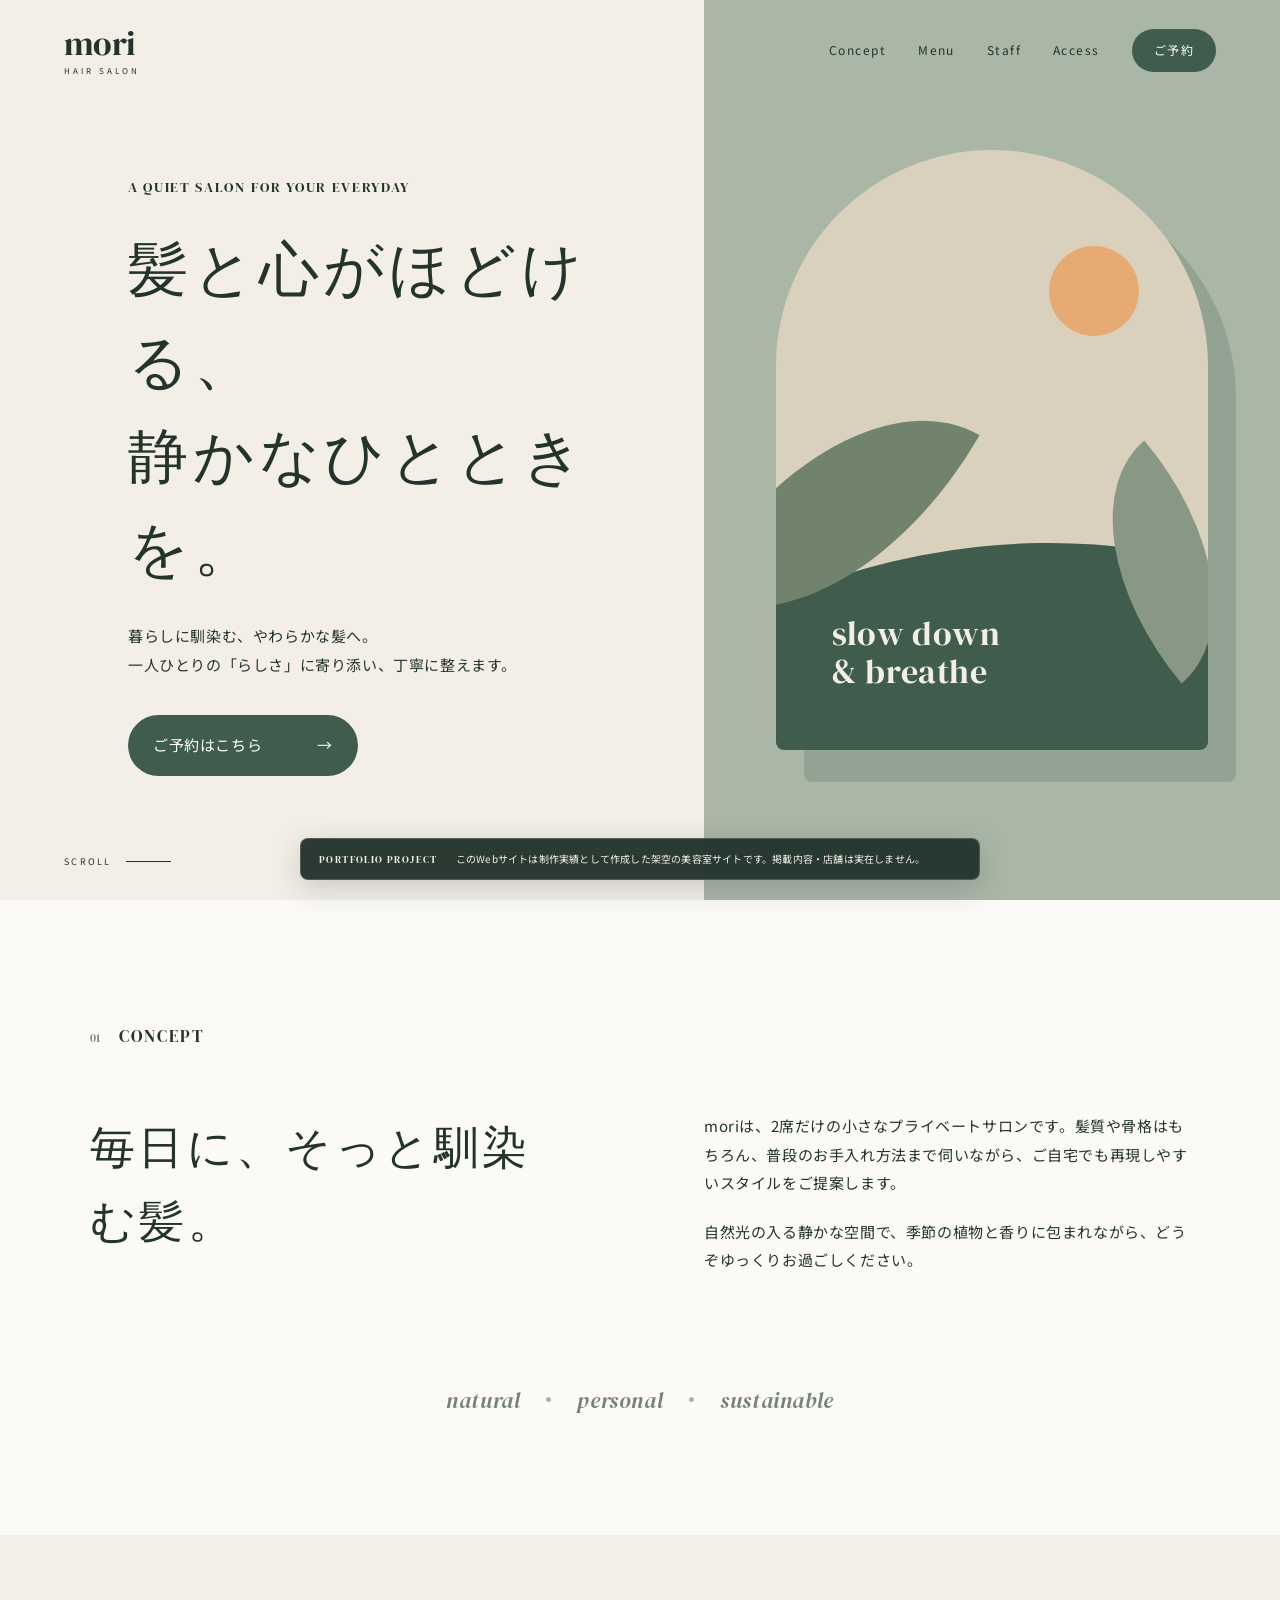
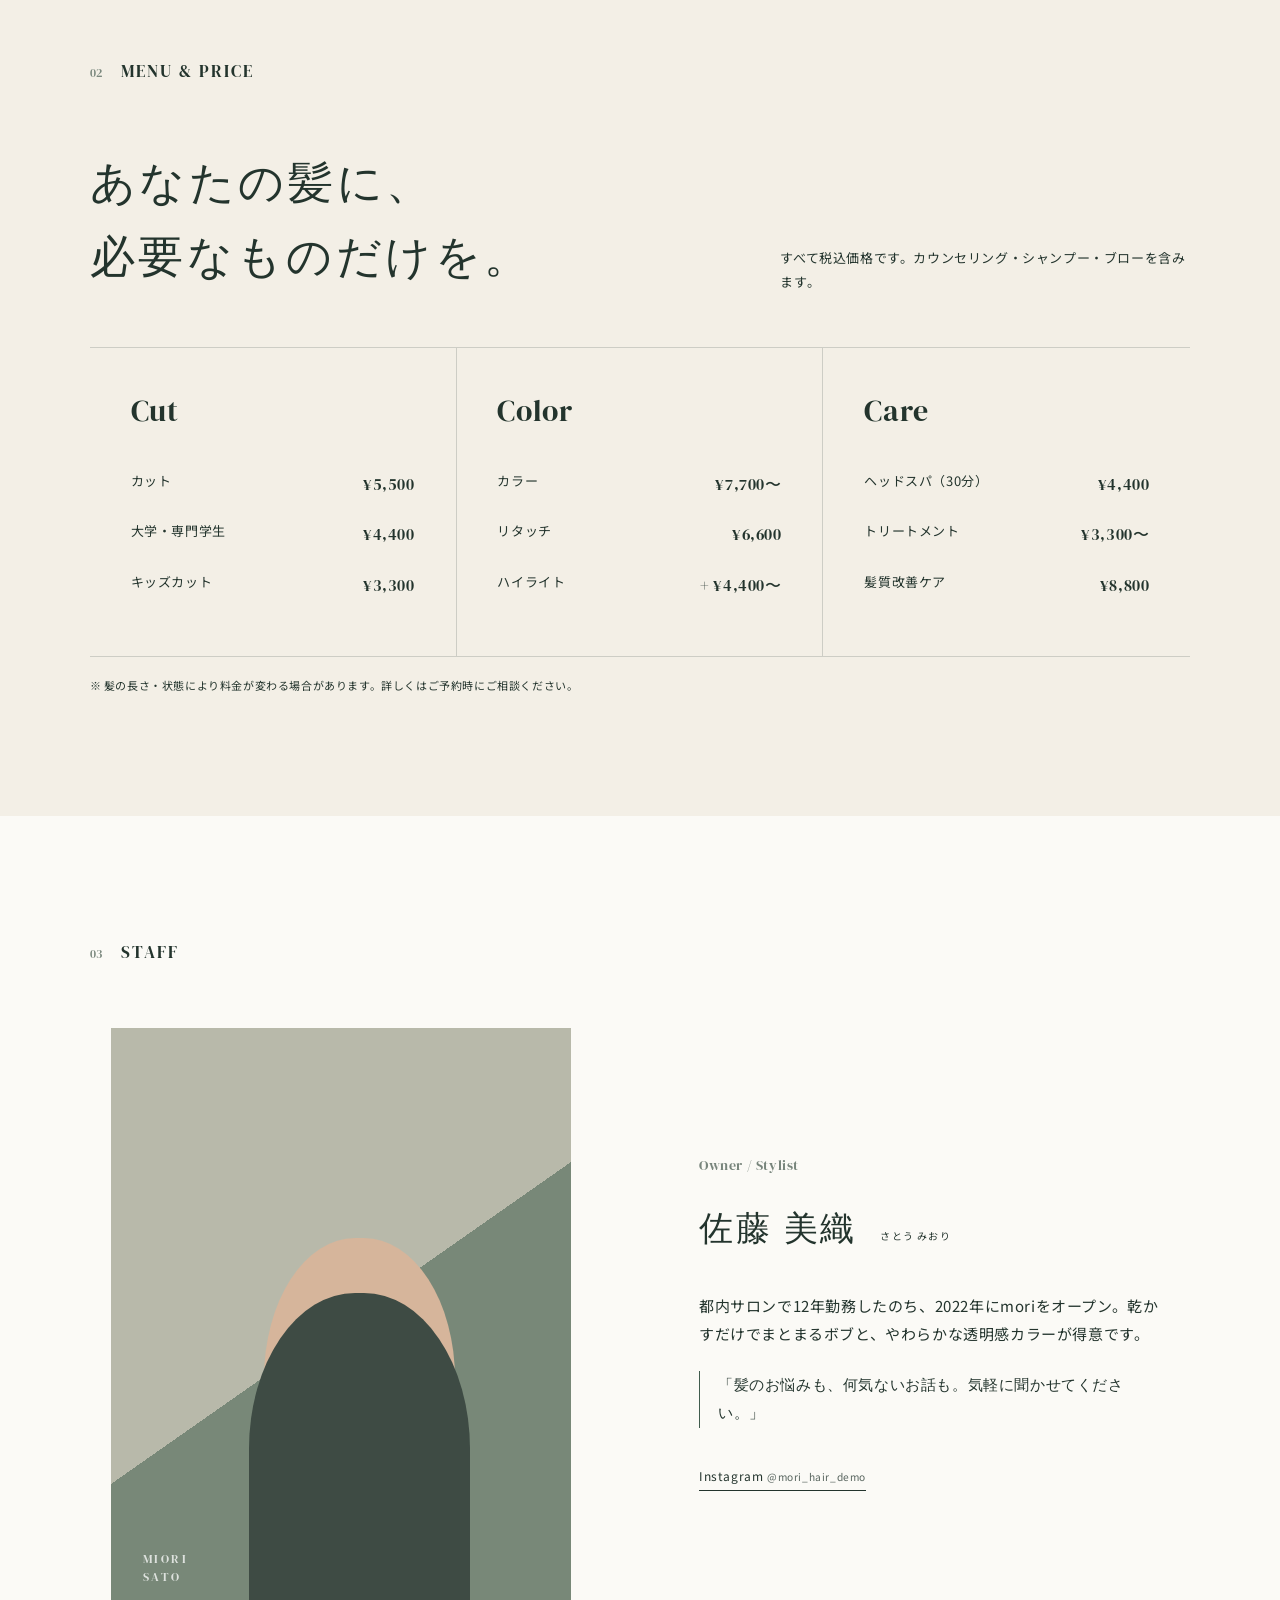
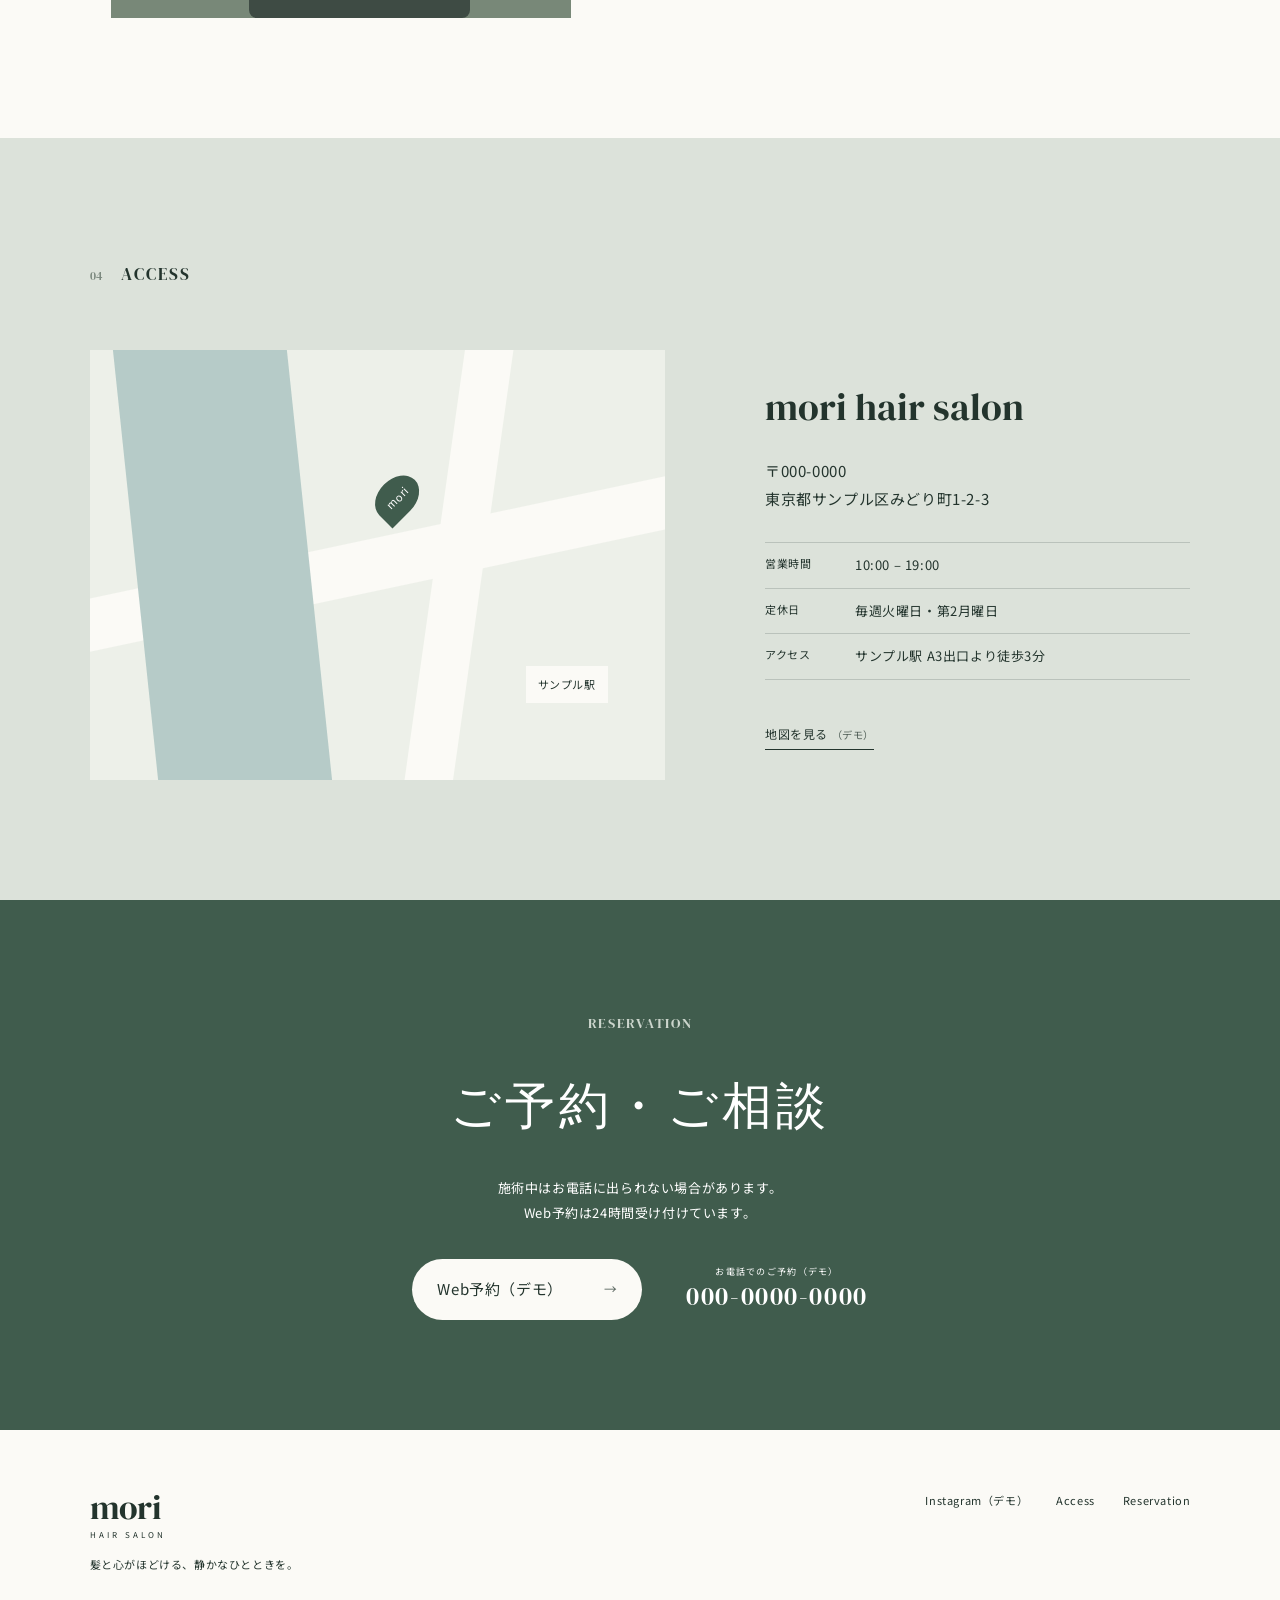
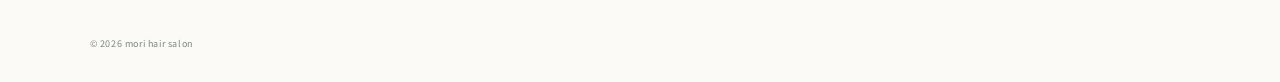
<file: index.html>
<!DOCTYPE html>
<html lang="ja">
<head>
  <meta charset="UTF-8">
  <meta name="viewport" content="width=device-width, initial-scale=1.0">
  <meta name="description" content="個人美容室を想定して制作したポートフォリオ用の架空Webサイト。落ち着いた世界観と、スマートフォンで予約しやすい導線をデザインしました。">
  <meta name="robots" content="index, follow">
  <meta property="og:title" content="mori hair salon｜Web Design Portfolio">
  <meta property="og:description" content="個人美容室を想定して制作した、ポートフォリオ用の架空Webサイトです。">
  <meta property="og:type" content="website">
  <meta property="og:url" content="https://haruhiaoyagi.github.io/mori-hair-salon/">
  <meta property="og:image" content="https://haruhiaoyagi.github.io/mori-hair-salon/assets/og-image.png">
  <meta property="og:image:alt" content="mori hair salon 架空サイト Web Design Portfolio">
  <meta name="twitter:card" content="summary_large_image">
  <meta name="theme-color" content="#405c4d">
  <title>mori hair salon｜美容室サイト制作実績</title>
  <link rel="preconnect" href="https://fonts.googleapis.com">
  <link rel="preconnect" href="https://fonts.gstatic.com" crossorigin>
  <link href="https://fonts.googleapis.com/css2?family=DM+Serif+Display&family=Noto+Sans+JP:wght@400;500;600&display=swap" rel="stylesheet">
  <link rel="stylesheet" href="style.css">
</head>
<body>
  <!-- キーボード操作で本文へ移動するためのリンク -->
  <a class="skip-link" href="#main">本文へ移動</a>

  <header class="site-header" id="top">
    <a class="logo" href="#top" aria-label="mori hair salon トップへ">
      <span>mori</span>
      <small>HAIR SALON</small>
    </a>

    <!-- スマートフォン用メニューボタン -->
    <button class="menu-button" type="button" aria-expanded="false" aria-controls="global-nav">
      <span></span><span></span>
      <span class="sr-only">メニューを開く</span>
    </button>

    <nav class="global-nav" id="global-nav" aria-label="メインメニュー">
      <a href="#concept">Concept</a>
      <a href="#menu">Menu</a>
      <a href="#staff">Staff</a>
      <a href="#access">Access</a>
      <a class="nav-reserve" href="#reserve">ご予約</a>
    </nav>
  </header>

  <!-- このサイトが実在店舗ではなく制作実績であることを明示 -->
  <aside class="portfolio-notice" id="portfolio-note" aria-label="サイトについて">
    <span>PORTFOLIO PROJECT</span>
    <p>このWebサイトは制作実績として作成した架空の美容室サイトです。掲載内容・店舗は実在しません。</p>
  </aside>

  <main id="main">
    <!-- ファーストビュー -->
    <section class="hero" aria-labelledby="hero-title">
      <div class="hero-copy">
        <p class="eyebrow">A quiet salon for your everyday</p>
        <h1 id="hero-title">髪と心がほどける、<br>静かなひとときを。</h1>
        <p class="hero-text">暮らしに馴染む、やわらかな髪へ。<br>一人ひとりの「らしさ」に寄り添い、丁寧に整えます。</p>
        <a class="button button-primary" href="#reserve">ご予約はこちら <span aria-hidden="true">→</span></a>
      </div>
      <div class="hero-visual" aria-hidden="true">
        <div class="arch">
          <span class="leaf leaf-one"></span>
          <span class="leaf leaf-two"></span>
          <span class="sun"></span>
          <p>slow down<br>&amp; breathe</p>
        </div>
      </div>
      <a class="scroll-hint" href="#concept">SCROLL <span></span></a>
    </section>

    <!-- コンセプト -->
    <section class="section concept" id="concept">
      <div class="section-heading">
        <p class="section-number">01</p>
        <p class="eyebrow">Concept</p>
      </div>
      <div class="concept-content">
        <h2>毎日に、そっと馴染む髪。</h2>
        <div>
          <p>moriは、2席だけの小さなプライベートサロンです。髪質や骨格はもちろん、普段のお手入れ方法まで伺いながら、ご自宅でも再現しやすいスタイルをご提案します。</p>
          <p>自然光の入る静かな空間で、季節の植物と香りに包まれながら、どうぞゆっくりお過ごしください。</p>
        </div>
      </div>
      <div class="concept-words" aria-label="大切にしていること">
        <span>natural</span><i></i><span>personal</span><i></i><span>sustainable</span>
      </div>
    </section>

    <!-- 料金表：内容や価格はここを書き換えられます -->
    <section class="section menu-section" id="menu">
      <div class="section-heading">
        <p class="section-number">02</p>
        <p class="eyebrow">Menu &amp; Price</p>
      </div>
      <div class="menu-intro">
        <h2>あなたの髪に、<br>必要なものだけを。</h2>
        <p>すべて税込価格です。カウンセリング・シャンプー・ブローを含みます。</p>
      </div>
      <div class="price-grid">
        <article class="price-card">
          <h3>Cut</h3>
          <dl>
            <div><dt>カット</dt><dd>¥5,500</dd></div>
            <div><dt>大学・専門学生</dt><dd>¥4,400</dd></div>
            <div><dt>キッズカット</dt><dd>¥3,300</dd></div>
          </dl>
        </article>
        <article class="price-card">
          <h3>Color</h3>
          <dl>
            <div><dt>カラー</dt><dd>¥7,700〜</dd></div>
            <div><dt>リタッチ</dt><dd>¥6,600</dd></div>
            <div><dt>ハイライト</dt><dd>+ ¥4,400〜</dd></div>
          </dl>
        </article>
        <article class="price-card">
          <h3>Care</h3>
          <dl>
            <div><dt>ヘッドスパ（30分）</dt><dd>¥4,400</dd></div>
            <div><dt>トリートメント</dt><dd>¥3,300〜</dd></div>
            <div><dt>髪質改善ケア</dt><dd>¥8,800</dd></div>
          </dl>
        </article>
      </div>
      <p class="price-note">※ 髪の長さ・状態により料金が変わる場合があります。詳しくはご予約時にご相談ください。</p>
    </section>

    <!-- スタッフ紹介 -->
    <section class="section staff-section" id="staff">
      <div class="section-heading">
        <p class="section-number">03</p>
        <p class="eyebrow">Staff</p>
      </div>
      <div class="staff-wrap">
        <div class="staff-portrait" role="img" aria-label="スタイリスト佐藤美織のイメージ">
          <span>MIORI<br>SATO</span>
        </div>
        <div class="staff-copy">
          <p class="role">Owner / Stylist</p>
          <h2>佐藤 美織 <small>さとう みおり</small></h2>
          <p>都内サロンで12年勤務したのち、2022年にmoriをオープン。乾かすだけでまとまるボブと、やわらかな透明感カラーが得意です。</p>
          <p class="message">「髪のお悩みも、何気ないお話も。気軽に聞かせてください。」</p>
          <a class="text-link demo-link" href="#portfolio-note" data-demo-link>Instagram <span>@mori_hair_demo</span></a>
        </div>
      </div>
    </section>

    <!-- アクセス -->
    <section class="section access-section" id="access">
      <div class="section-heading">
        <p class="section-number">04</p>
        <p class="eyebrow">Access</p>
      </div>
      <div class="access-grid">
        <div class="map-illustration" aria-label="店舗周辺の簡易地図">
          <span class="road road-a"></span><span class="road road-b"></span>
          <span class="river"></span>
          <span class="station">サンプル駅</span>
          <span class="map-pin">mori</span>
        </div>
        <div class="access-copy">
          <h2>mori hair salon</h2>
          <address>〒000-0000<br>東京都サンプル区みどり町1-2-3</address>
          <dl class="shop-info">
            <div><dt>営業時間</dt><dd>10:00 – 19:00</dd></div>
            <div><dt>定休日</dt><dd>毎週火曜日・第2月曜日</dd></div>
            <div><dt>アクセス</dt><dd>サンプル駅 A3出口より徒歩3分</dd></div>
          </dl>
          <a class="text-link demo-link" href="#portfolio-note" data-demo-link>地図を見る <span>（デモ）</span></a>
        </div>
      </div>
    </section>

    <!-- 予約：電話番号と予約URLは実際のものへ変更してください -->
    <section class="reserve-section" id="reserve">
      <p class="eyebrow">Reservation</p>
      <h2>ご予約・ご相談</h2>
      <p>施術中はお電話に出られない場合があります。<br>Web予約は24時間受け付けています。</p>
      <div class="reserve-actions">
        <a class="button button-light demo-link" href="#portfolio-note" data-demo-link>Web予約（デモ） <span aria-hidden="true">→</span></a>
        <a class="phone-link demo-link" href="#portfolio-note" data-demo-link><small>お電話でのご予約（デモ）</small>000-0000-0000</a>
      </div>
    </section>
  </main>

  <footer class="site-footer">
    <div>
      <a class="logo footer-logo" href="#top"><span>mori</span><small>HAIR SALON</small></a>
      <p>髪と心がほどける、静かなひとときを。</p>
    </div>
    <div class="footer-links">
      <a class="demo-link" href="#portfolio-note" data-demo-link>Instagram（デモ）</a>
      <a href="#access">Access</a>
      <a href="#reserve">Reservation</a>
    </div>
    <p class="copyright">© <span id="current-year">2026</span> mori hair salon</p>
  </footer>

  <!-- スマートフォンで常に表示される予約ボタン -->
  <a class="floating-reserve" href="#reserve">予約する</a>

  <!-- ダミーリンクを押したときの案内 -->
  <div class="demo-toast" role="status" aria-live="polite" aria-hidden="true">
    ポートフォリオ用のため、このリンクは実際には機能しません。
  </div>

  <script src="script.js"></script>
</body>
</html>
</file>
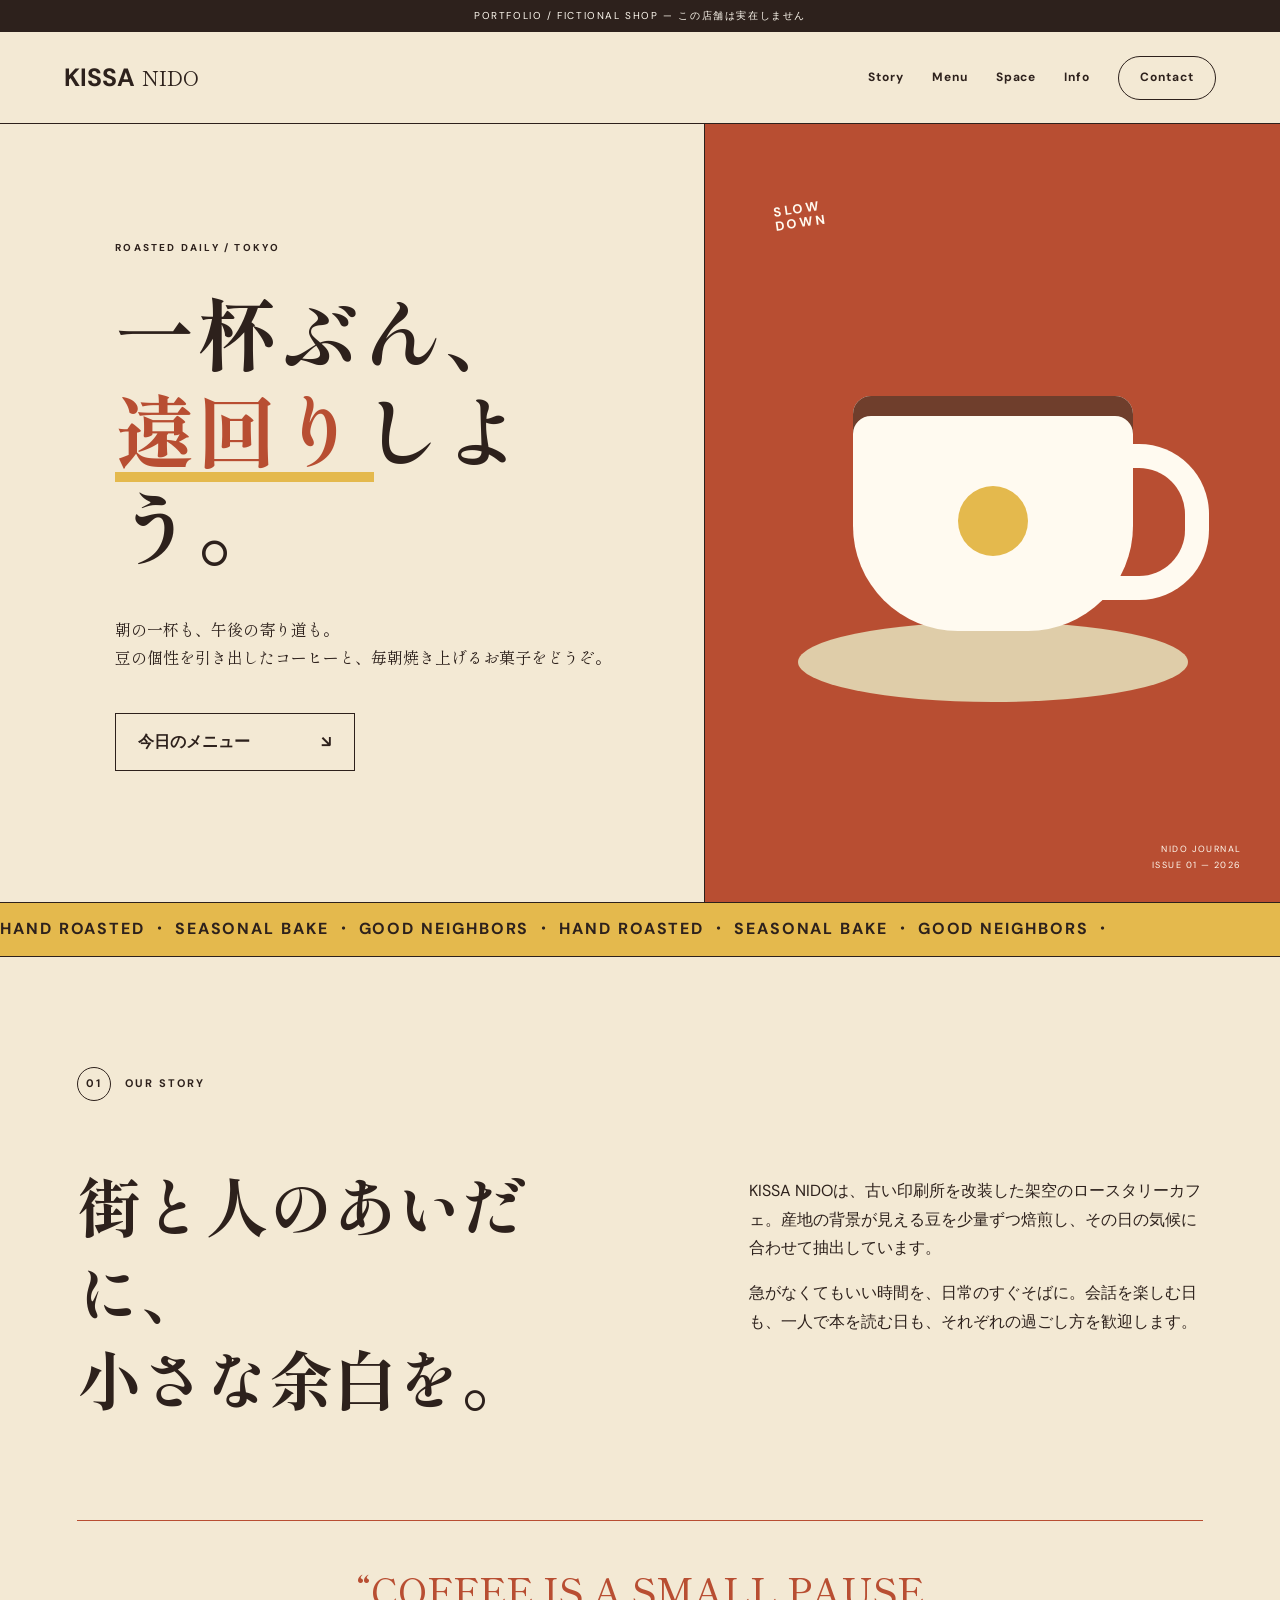
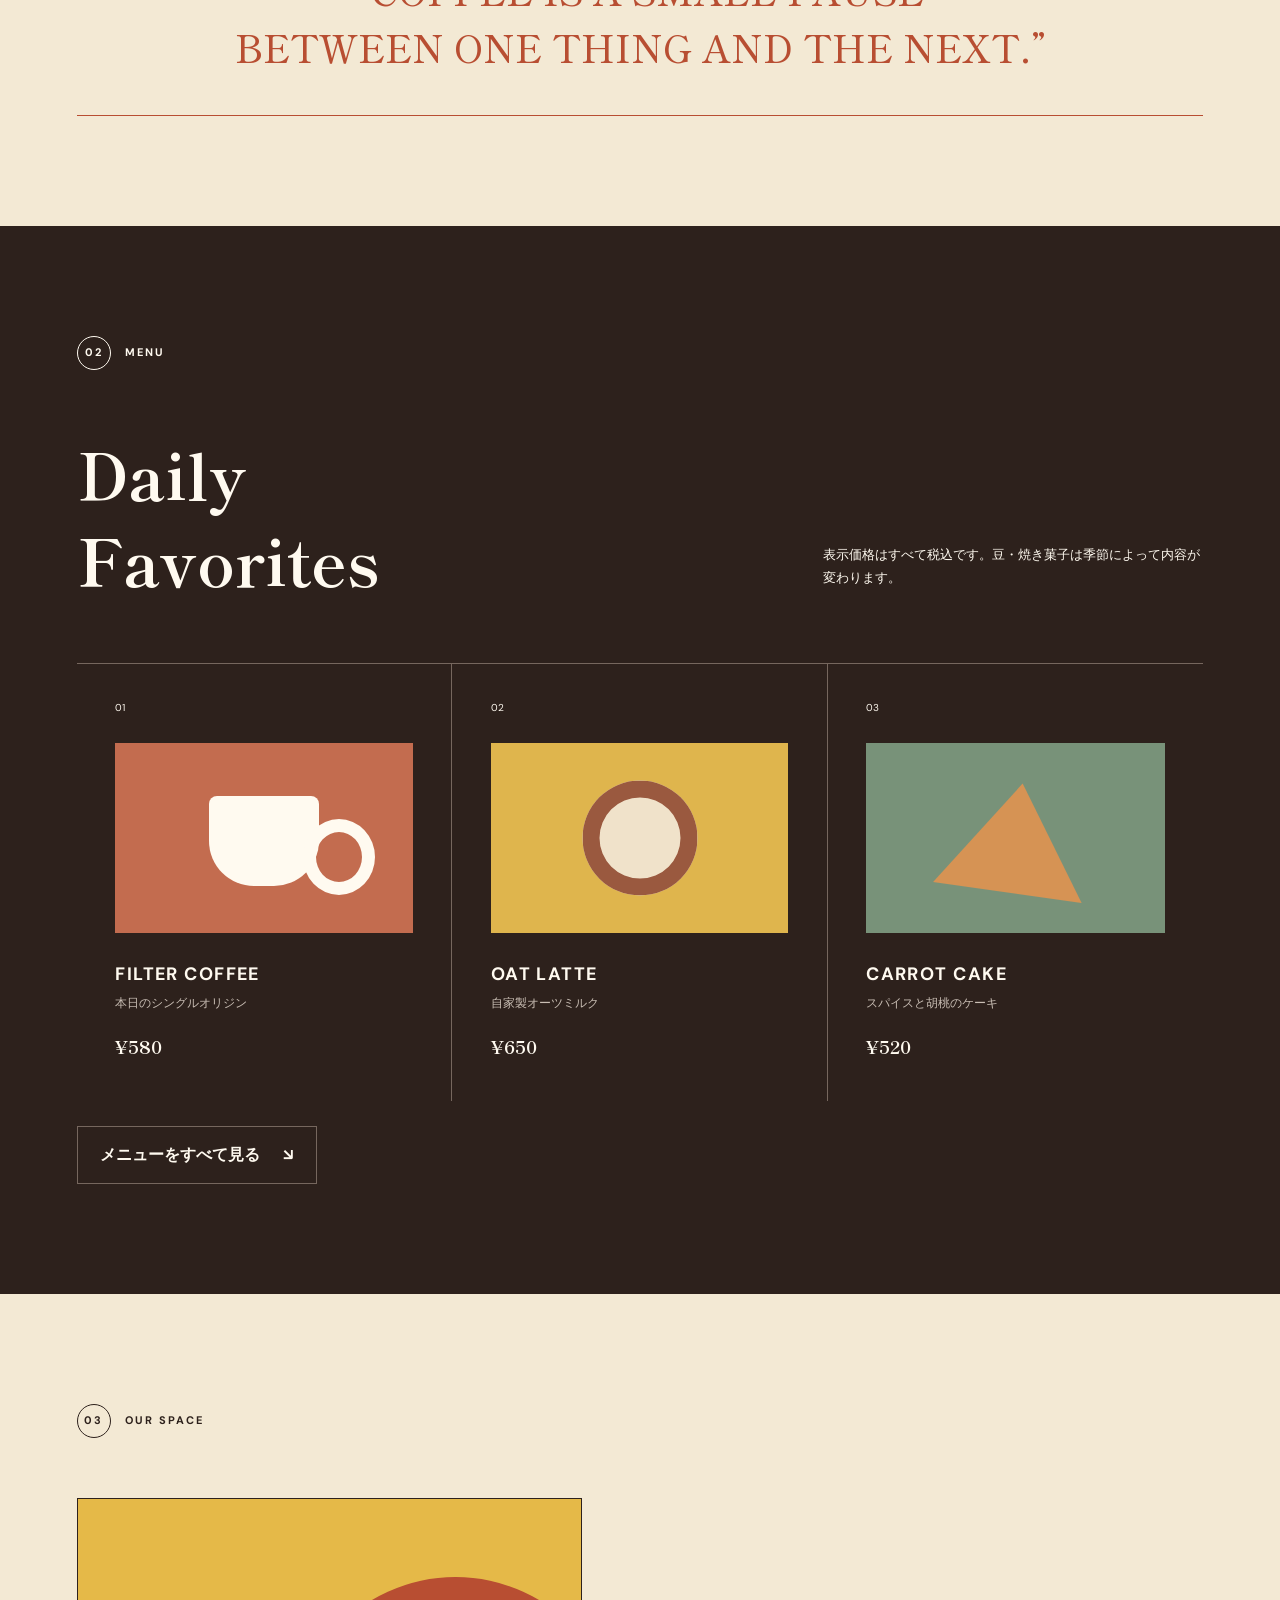
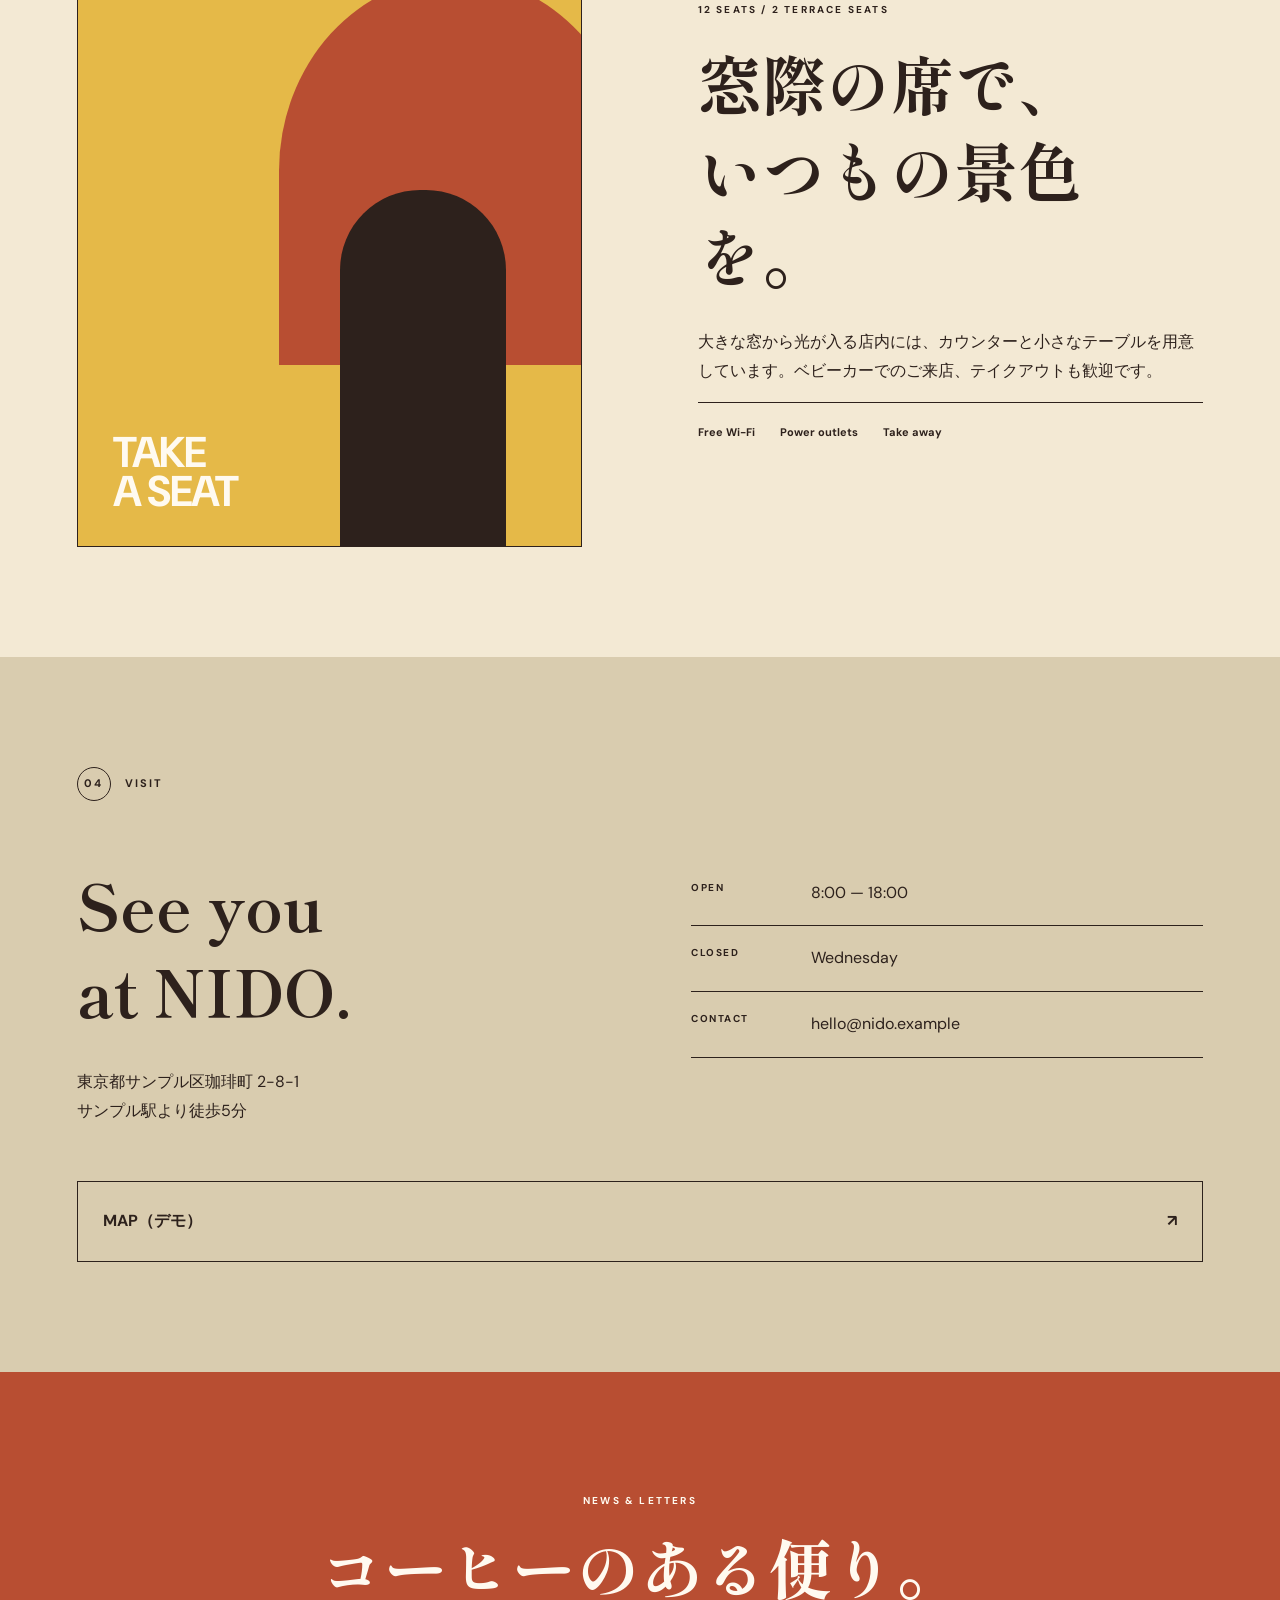
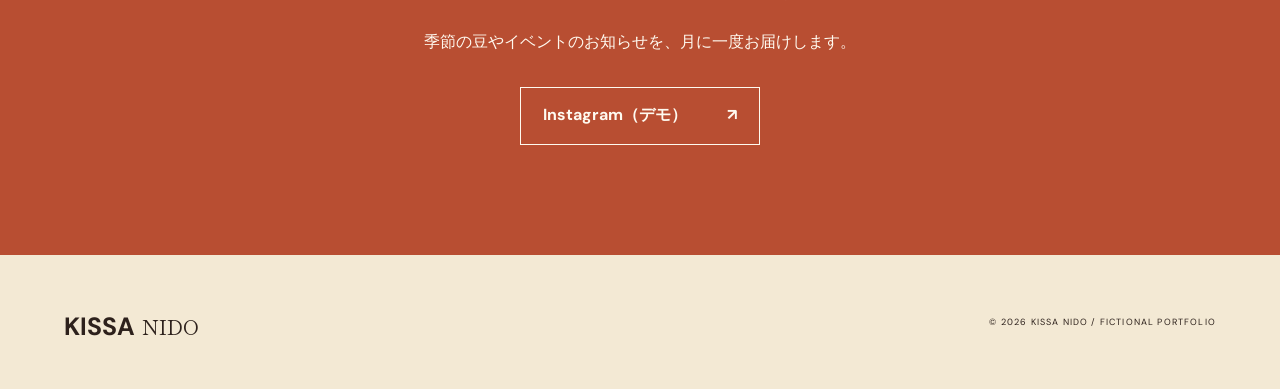
<file: portfolio-sites/cafe/index.html>
<!doctype html>
<html lang="ja">
<head>
  <meta charset="utf-8">
  <meta name="viewport" content="width=device-width,initial-scale=1">
  <title>KISSA NIDO｜カフェサイト制作実績</title>
  <meta name="description" content="自家焙煎コーヒーと季節の焼き菓子を提供する架空カフェ「KISSA NIDO」のポートフォリオサイトです。">
  <meta property="og:title" content="KISSA NIDO｜Cafe Website Portfolio">
  <meta property="og:description" content="街角の小さな焙煎所を想定した、ポートフォリオ用の架空サイト。">
  <meta property="og:type" content="website">
  <meta property="og:url" content="https://haruhiaoyagi.github.io/mori-hair-salon/portfolio-sites/cafe/">
  <meta property="og:image" content="https://haruhiaoyagi.github.io/mori-hair-salon/portfolio-sites/cafe/assets/og.png">
  <meta name="twitter:card" content="summary_large_image">
  <meta name="theme-color" content="#b84e32">
  <link rel="preconnect" href="https://fonts.googleapis.com">
  <link rel="preconnect" href="https://fonts.gstatic.com" crossorigin>
  <link href="https://fonts.googleapis.com/css2?family=DM+Sans:wght@400;500;700&family=Shippori+Mincho:wght@500;700&display=swap" rel="stylesheet">
  <link rel="stylesheet" href="style.css">
</head>
<body>
  <a class="skip" href="#main">本文へ移動</a>
  <div class="fiction">PORTFOLIO / FICTIONAL SHOP — この店舗は実在しません</div>
  <header>
    <a class="brand" href="#top"><b>KISSA</b><span>NIDO</span></a>
    <button class="nav-toggle" aria-expanded="false" aria-controls="nav"><span></span><span></span><i>メニュー</i></button>
    <nav id="nav" aria-label="メインメニュー">
      <a href="#story">Story</a><a href="#menu">Menu</a><a href="#space">Space</a><a href="#info">Info</a>
      <a class="pill" href="#contact">Contact</a>
    </nav>
  </header>
  <main id="main">
    <section class="hero" id="top">
      <div class="hero-copy">
        <p class="kicker">ROASTED DAILY / TOKYO</p>
        <h1>一杯ぶん、<br><em>遠回り</em>しよう。</h1>
        <p>朝の一杯も、午後の寄り道も。<br>豆の個性を引き出したコーヒーと、毎朝焼き上げるお菓子をどうぞ。</p>
        <a class="cta" href="#menu">今日のメニュー <b>↘</b></a>
      </div>
      <div class="cup-art" aria-hidden="true"><div class="steam">SLOW<br>DOWN</div><div class="cup"><i></i></div><div class="saucer"></div></div>
      <p class="edition">NIDO JOURNAL<br>ISSUE 01 — 2026</p>
    </section>
    <section class="marquee" aria-label="店の特徴"><div>HAND ROASTED ・ SEASONAL BAKE ・ GOOD NEIGHBORS ・ HAND ROASTED ・ SEASONAL BAKE ・ GOOD NEIGHBORS ・</div></section>
    <section class="story section" id="story">
      <div class="label"><span>01</span> OUR STORY</div>
      <div class="story-grid">
        <h2>街と人のあいだに、<br>小さな余白を。</h2>
        <div><p>KISSA NIDOは、古い印刷所を改装した架空のロースタリーカフェ。産地の背景が見える豆を少量ずつ焙煎し、その日の気候に合わせて抽出しています。</p><p>急がなくてもいい時間を、日常のすぐそばに。会話を楽しむ日も、一人で本を読む日も、それぞれの過ごし方を歓迎します。</p></div>
      </div>
      <blockquote>“COFFEE IS A SMALL PAUSE<br>BETWEEN ONE THING AND THE NEXT.”</blockquote>
    </section>
    <section class="menu section" id="menu">
      <div class="label light"><span>02</span> MENU</div>
      <div class="menu-head"><h2>Daily<br>Favorites</h2><p>表示価格はすべて税込です。豆・焼き菓子は季節によって内容が変わります。</p></div>
      <div class="cards">
        <article><span>01</span><div class="mini coffee"></div><h3>FILTER COFFEE</h3><p>本日のシングルオリジン</p><b>¥580</b></article>
        <article><span>02</span><div class="mini latte"></div><h3>OAT LATTE</h3><p>自家製オーツミルク</p><b>¥650</b></article>
        <article><span>03</span><div class="mini cake"></div><h3>CARROT CAKE</h3><p>スパイスと胡桃のケーキ</p><b>¥520</b></article>
      </div>
      <button class="cta inverse demo" type="button">メニューをすべて見る <b>↘</b></button>
    </section>
    <section class="space section" id="space">
      <div class="label"><span>03</span> OUR SPACE</div>
      <div class="space-grid"><div class="poster"><p>TAKE<br>A SEAT</p><i></i></div><div class="space-copy"><p class="kicker">12 SEATS / 2 TERRACE SEATS</p><h2>窓際の席で、<br>いつもの景色を。</h2><p>大きな窓から光が入る店内には、カウンターと小さなテーブルを用意しています。ベビーカーでのご来店、テイクアウトも歓迎です。</p><ul><li>Free Wi-Fi</li><li>Power outlets</li><li>Take away</li></ul></div></div>
    </section>
    <section class="info section" id="info">
      <div class="label"><span>04</span> VISIT</div>
      <div class="info-grid"><div><h2>See you<br>at NIDO.</h2><address>東京都サンプル区珈琲町 2-8-1<br>サンプル駅より徒歩5分</address></div><dl><div><dt>OPEN</dt><dd>8:00 — 18:00</dd></div><div><dt>CLOSED</dt><dd>Wednesday</dd></div><div><dt>CONTACT</dt><dd>hello@nido.example</dd></div></dl></div>
      <button class="map demo" type="button">MAP（デモ）<span>↗</span></button>
    </section>
    <section class="contact" id="contact"><p class="kicker">NEWS &amp; LETTERS</p><h2>コーヒーのある便り。</h2><p>季節の豆やイベントのお知らせを、月に一度お届けします。</p><button class="cta demo" type="button">Instagram（デモ）<b>↗</b></button></section>
  </main>
  <footer><a class="brand" href="#top"><b>KISSA</b><span>NIDO</span></a><p>© 2026 KISSA NIDO / FICTIONAL PORTFOLIO</p></footer>
  <div class="toast" role="status" aria-live="polite">ポートフォリオ用のダミー機能です。</div>
  <script src="script.js"></script>
</body>
</html>
</file>
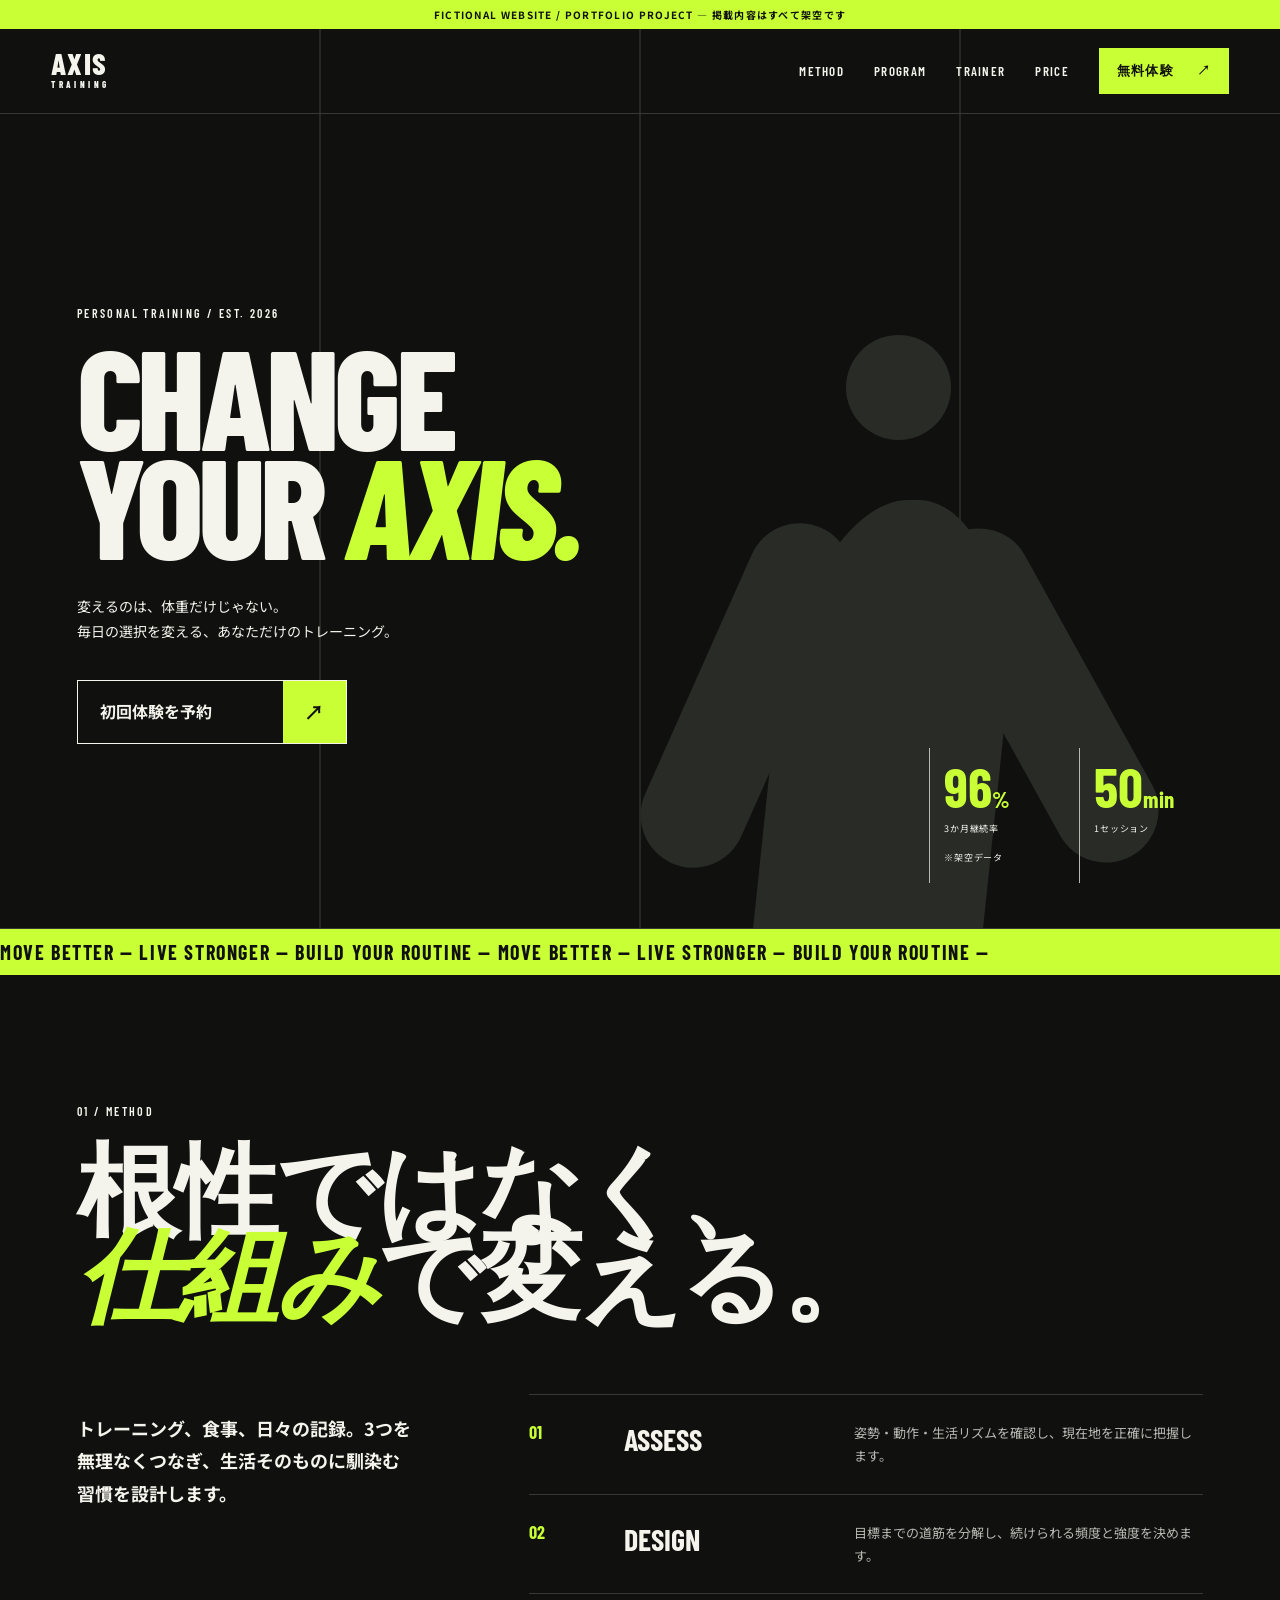
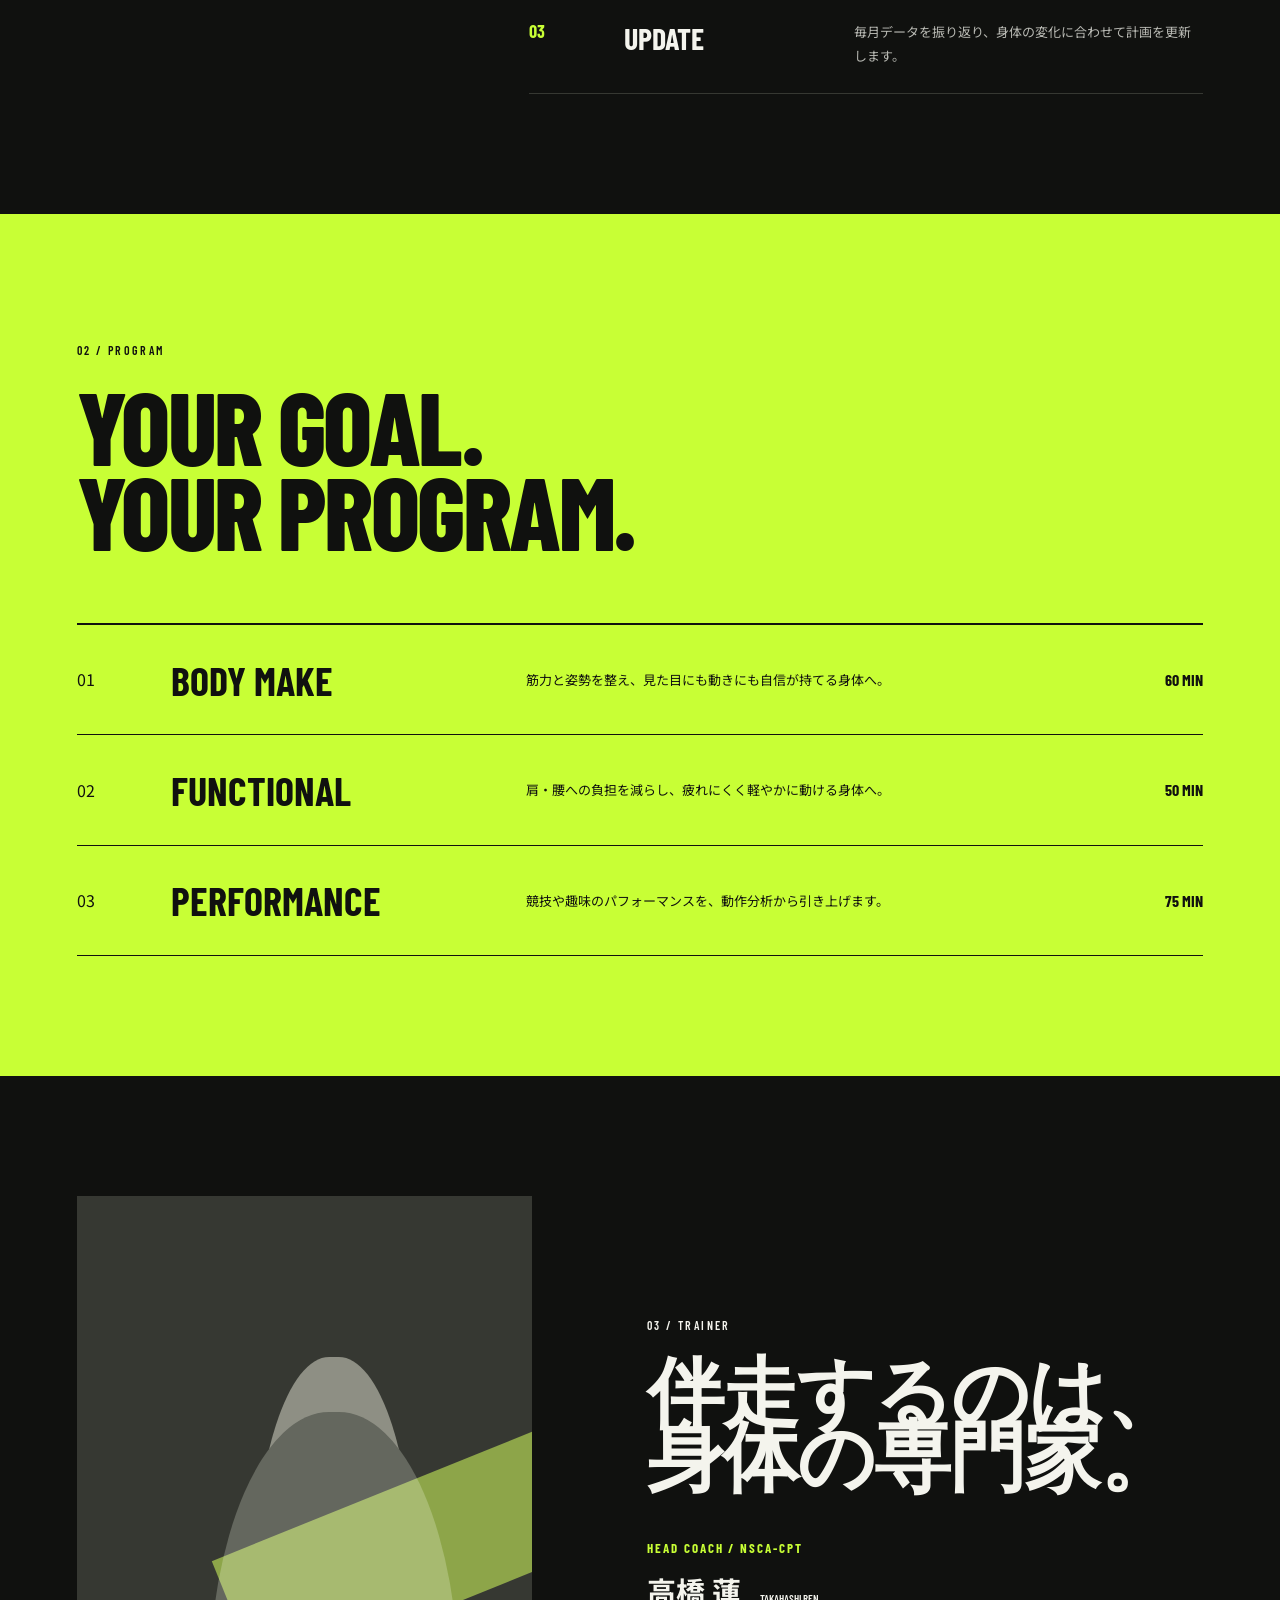
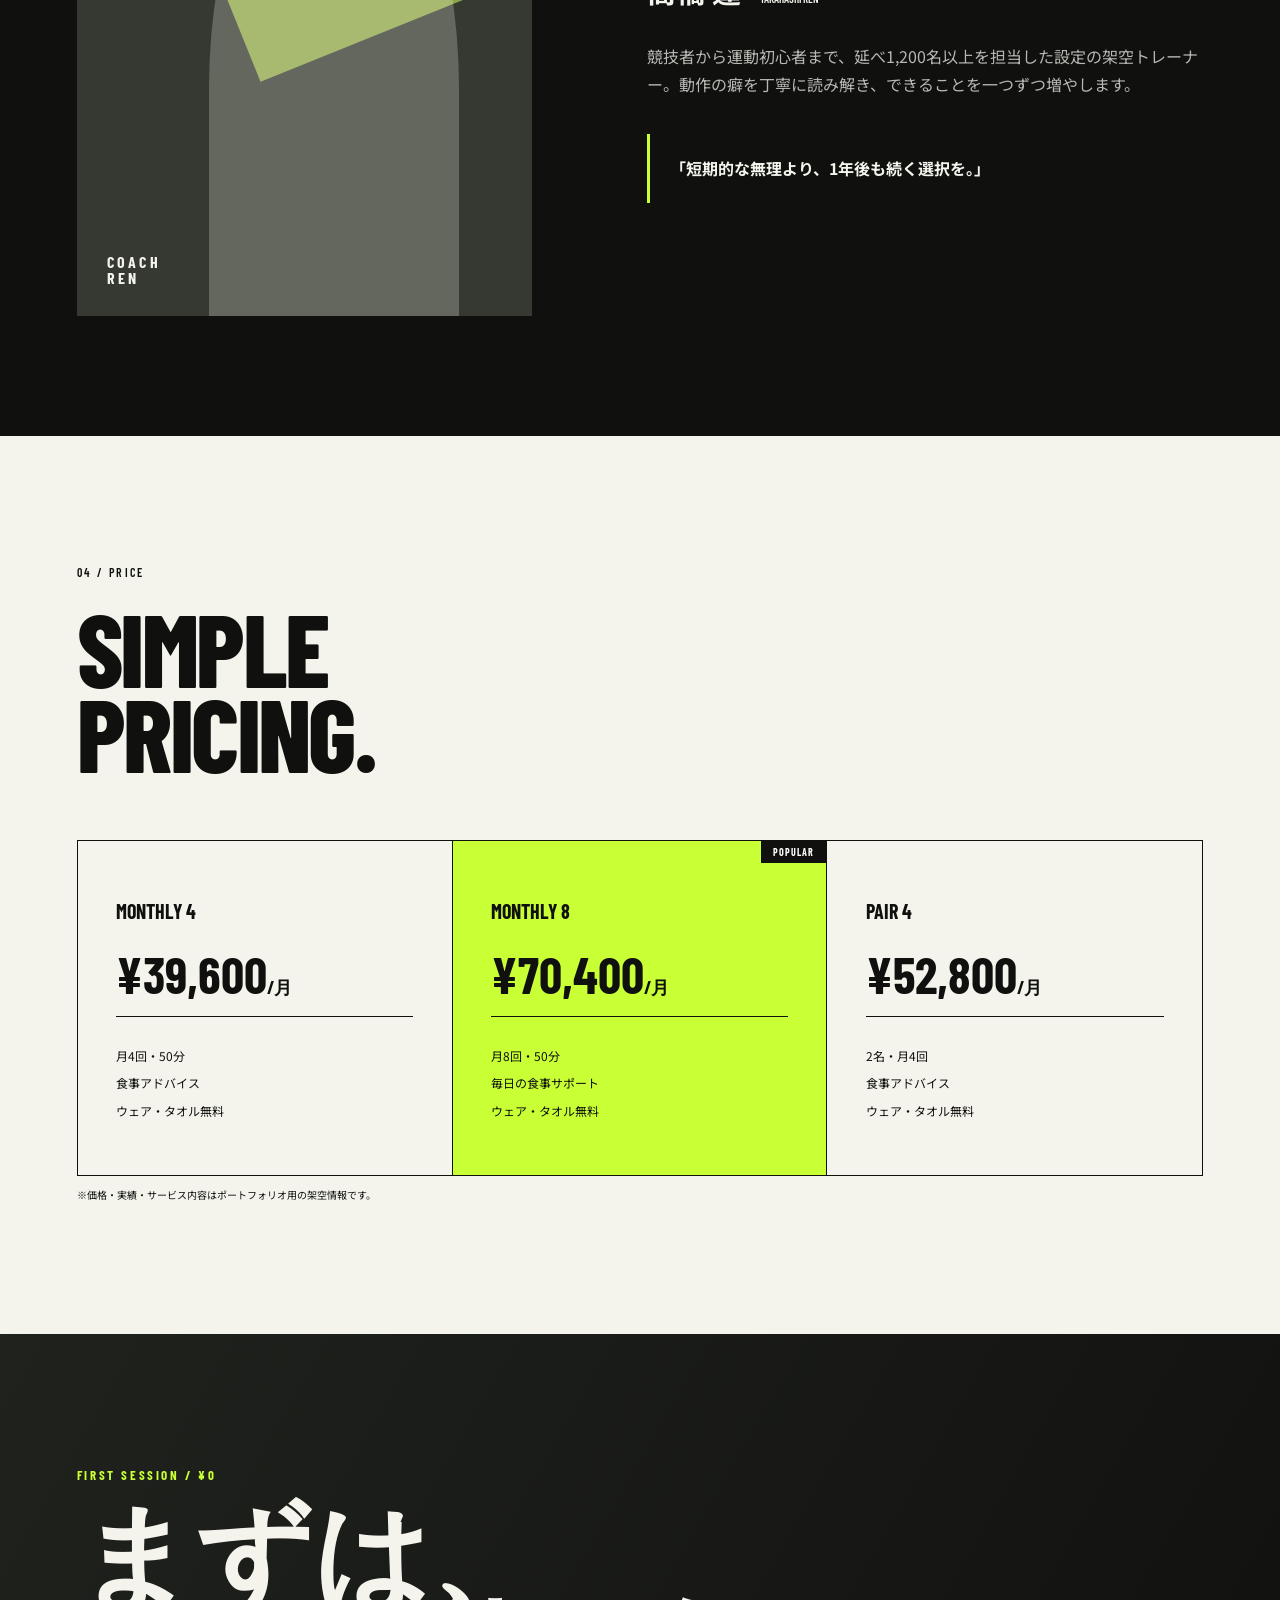
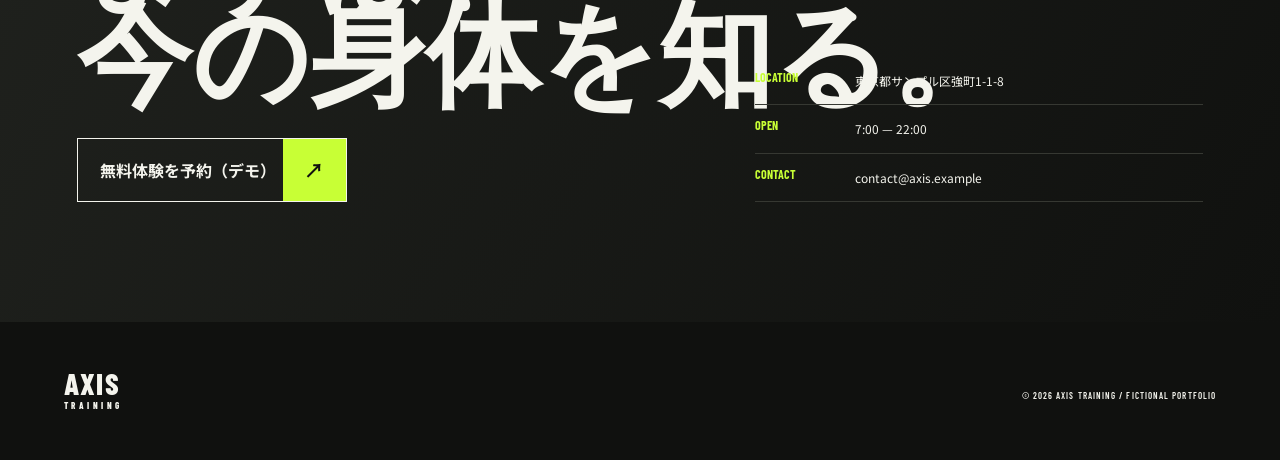
<file: portfolio-sites/gym/index.html>
<!doctype html><html lang="ja"><head>
<meta charset="utf-8"><meta name="viewport" content="width=device-width,initial-scale=1">
<title>AXIS TRAINING｜パーソナルジム制作実績</title>
<meta name="description" content="目標と生活に合わせた完全予約制パーソナルジム「AXIS TRAINING」を想定した架空ポートフォリオサイト。">
<meta property="og:title" content="AXIS TRAINING｜Personal Gym Portfolio"><meta property="og:description" content="結果だけでなく、続けられる仕組みを設計する架空パーソナルジムサイト。"><meta property="og:type" content="website"><meta property="og:url" content="https://haruhiaoyagi.github.io/mori-hair-salon/portfolio-sites/gym/"><meta property="og:image" content="https://haruhiaoyagi.github.io/mori-hair-salon/portfolio-sites/gym/assets/og.png"><meta name="twitter:card" content="summary_large_image"><meta name="theme-color" content="#10110f">
<link rel="preconnect" href="https://fonts.googleapis.com"><link rel="preconnect" href="https://fonts.gstatic.com" crossorigin><link href="https://fonts.googleapis.com/css2?family=Barlow+Condensed:ital,wght@0,600;0,700;0,800;1,700&family=Noto+Sans+JP:wght@400;500;700;900&display=swap" rel="stylesheet"><link rel="stylesheet" href="style.css"></head>
<body><a class="skip" href="#main">本文へ移動</a><div class="fiction">FICTIONAL WEBSITE / PORTFOLIO PROJECT — 掲載内容はすべて架空です</div>
<header><a class="logo" href="#top">AXIS<span>TRAINING</span></a><button class="toggle" aria-expanded="false" aria-controls="nav"><b></b><b></b><i>メニュー</i></button><nav id="nav" aria-label="メインメニュー"><a href="#method">METHOD</a><a href="#program">PROGRAM</a><a href="#trainer">TRAINER</a><a href="#price">PRICE</a><a class="trial" href="#trial">無料体験 <span>↗</span></a></nav></header>
<main id="main">
<section class="hero" id="top"><div class="grid-lines"></div><div class="hero-main"><p class="eyebrow">PERSONAL TRAINING / EST. 2026</p><h1>CHANGE<br>YOUR <span>AXIS.</span></h1><p class="lead">変えるのは、体重だけじゃない。<br>毎日の選択を変える、あなただけのトレーニング。</p><a class="big-btn" href="#trial"><span>初回体験を予約</span><b>↗</b></a></div><div class="hero-stat"><div><strong>96<small>%</small></strong><span>3か月継続率<br>※架空データ</span></div><div><strong>50<small>min</small></strong><span>1セッション</span></div></div><div class="figure" aria-hidden="true"><i class="head"></i><i class="body"></i><i class="arm a"></i><i class="arm b"></i></div></section>
<section class="ticker" aria-label="特徴"><div>MOVE BETTER — LIVE STRONGER — BUILD YOUR ROUTINE — MOVE BETTER — LIVE STRONGER — BUILD YOUR ROUTINE —</div></section>
<section class="method section" id="method"><div class="sec-head"><span>01 / METHOD</span><h2>根性ではなく、<br><em>仕組み</em>で変える。</h2></div><div class="method-grid"><p class="intro">トレーニング、食事、日々の記録。3つを無理なくつなぎ、生活そのものに馴染む習慣を設計します。</p><div class="steps"><article><b>01</b><h3>ASSESS</h3><p>姿勢・動作・生活リズムを確認し、現在地を正確に把握します。</p></article><article><b>02</b><h3>DESIGN</h3><p>目標までの道筋を分解し、続けられる頻度と強度を決めます。</p></article><article><b>03</b><h3>UPDATE</h3><p>毎月データを振り返り、身体の変化に合わせて計画を更新します。</p></article></div></div></section>
<section class="program section" id="program"><div class="sec-head light"><span>02 / PROGRAM</span><h2>YOUR GOAL.<br>YOUR PROGRAM.</h2></div><div class="program-list"><article><span>01</span><h3>BODY MAKE</h3><p>筋力と姿勢を整え、見た目にも動きにも自信が持てる身体へ。</p><b>60 MIN</b></article><article><span>02</span><h3>FUNCTIONAL</h3><p>肩・腰への負担を減らし、疲れにくく軽やかに動ける身体へ。</p><b>50 MIN</b></article><article><span>03</span><h3>PERFORMANCE</h3><p>競技や趣味のパフォーマンスを、動作分析から引き上げます。</p><b>75 MIN</b></article></div></section>
<section class="trainer section" id="trainer"><div class="portrait" role="img" aria-label="架空のトレーナー高橋蓮のイメージ"><span>COACH<br>REN</span></div><div class="trainer-copy"><div class="sec-head"><span>03 / TRAINER</span><h2>伴走するのは、<br>身体の専門家。</h2></div><p class="role">HEAD COACH / NSCA-CPT</p><h3>高橋 蓮 <small>TAKAHASHI REN</small></h3><p>競技者から運動初心者まで、延べ1,200名以上を担当した設定の架空トレーナー。動作の癖を丁寧に読み解き、できることを一つずつ増やします。</p><blockquote>「短期的な無理より、1年後も続く選択を。」</blockquote></div></section>
<section class="price section" id="price"><div class="sec-head"><span>04 / PRICE</span><h2>SIMPLE<br>PRICING.</h2></div><div class="price-grid"><article><p>MONTHLY 4</p><strong>¥39,600<small>/月</small></strong><ul><li>月4回・50分</li><li>食事アドバイス</li><li>ウェア・タオル無料</li></ul></article><article class="featured"><span>POPULAR</span><p>MONTHLY 8</p><strong>¥70,400<small>/月</small></strong><ul><li>月8回・50分</li><li>毎日の食事サポート</li><li>ウェア・タオル無料</li></ul></article><article><p>PAIR 4</p><strong>¥52,800<small>/月</small></strong><ul><li>2名・月4回</li><li>食事アドバイス</li><li>ウェア・タオル無料</li></ul></article></div><p class="note">※価格・実績・サービス内容はポートフォリオ用の架空情報です。</p></section>
<section class="trial-section" id="trial"><p>FIRST SESSION / ¥0</p><h2>まずは、<br>今の身体を知る。</h2><button class="big-btn demo" type="button"><span>無料体験を予約（デモ）</span><b>↗</b></button><dl><div><dt>LOCATION</dt><dd>東京都サンプル区強町1-1-8</dd></div><div><dt>OPEN</dt><dd>7:00 — 22:00</dd></div><div><dt>CONTACT</dt><dd>contact@axis.example</dd></div></dl></section></main>
<footer><a class="logo" href="#top">AXIS<span>TRAINING</span></a><p>© 2026 AXIS TRAINING / FICTIONAL PORTFOLIO</p></footer><div class="toast" role="status" aria-live="polite">こちらは架空サイトの予約デモです。</div><script src="script.js"></script></body></html>
</file>
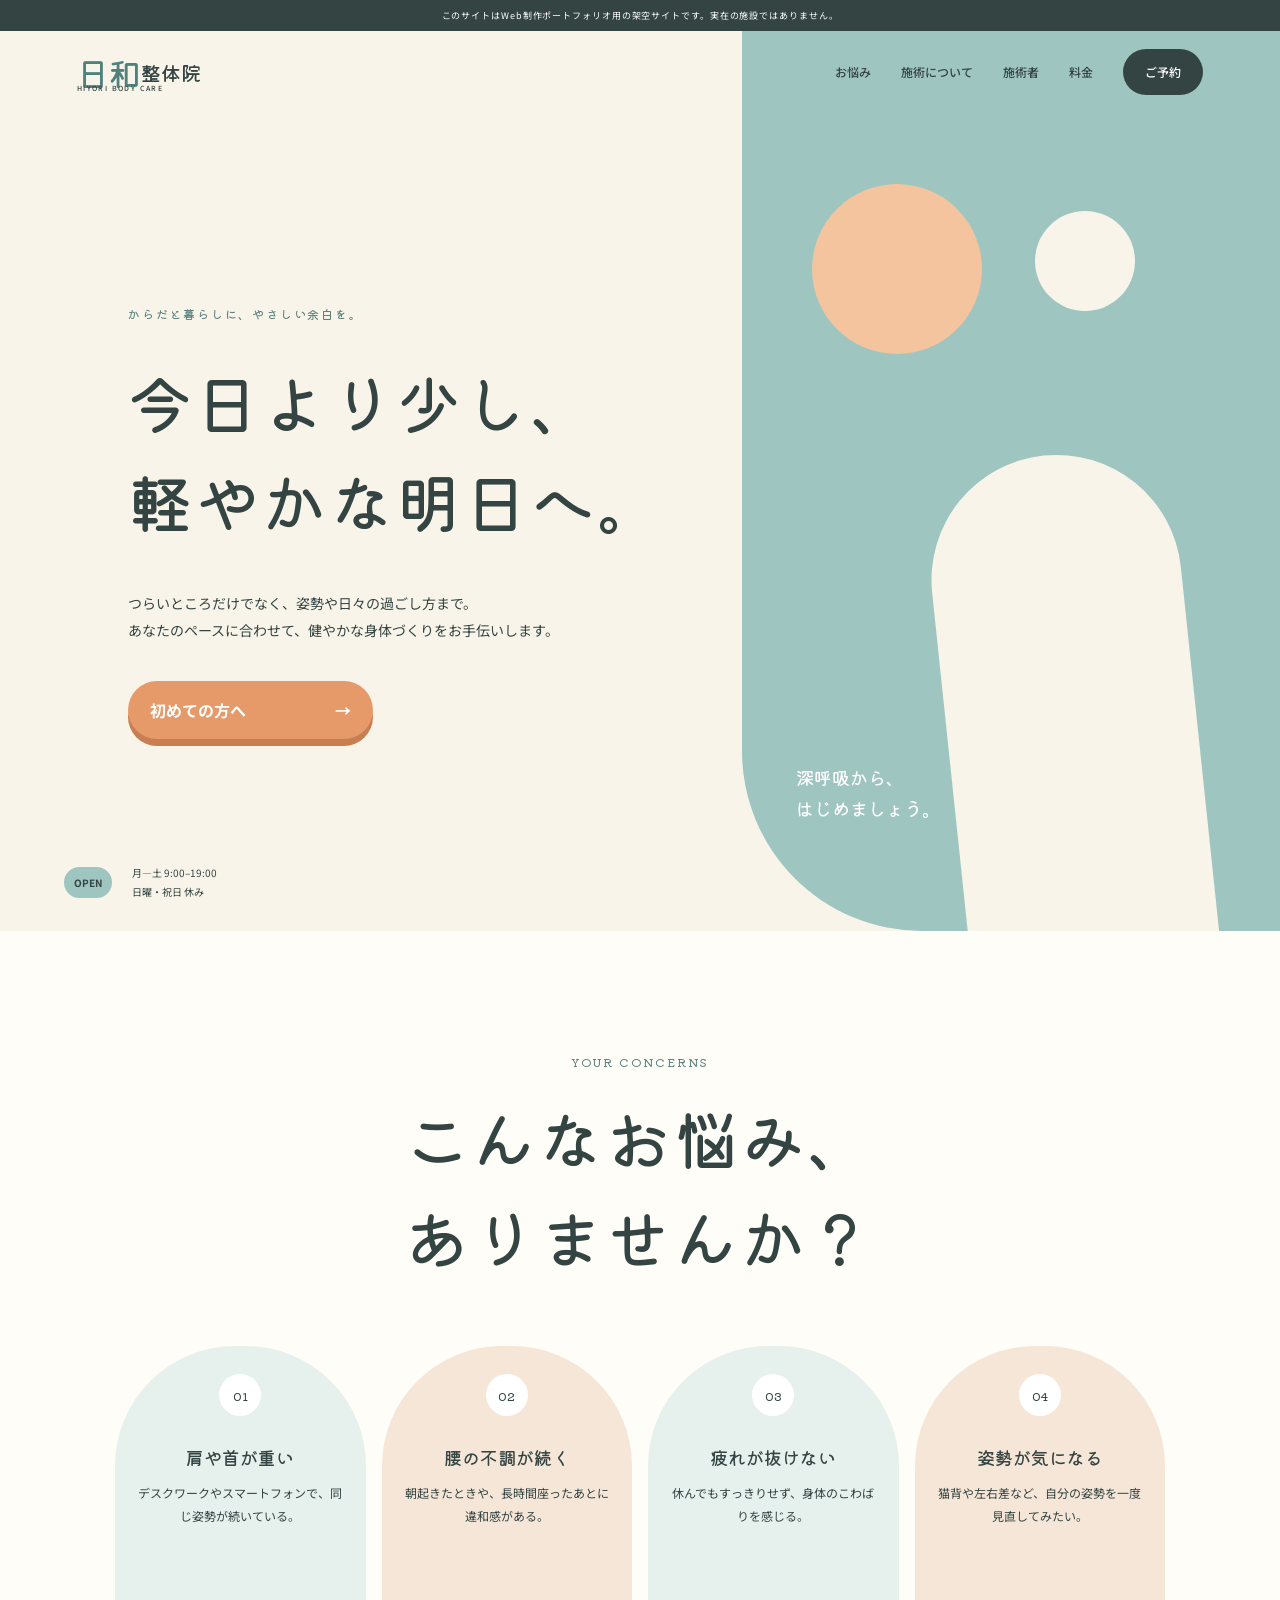
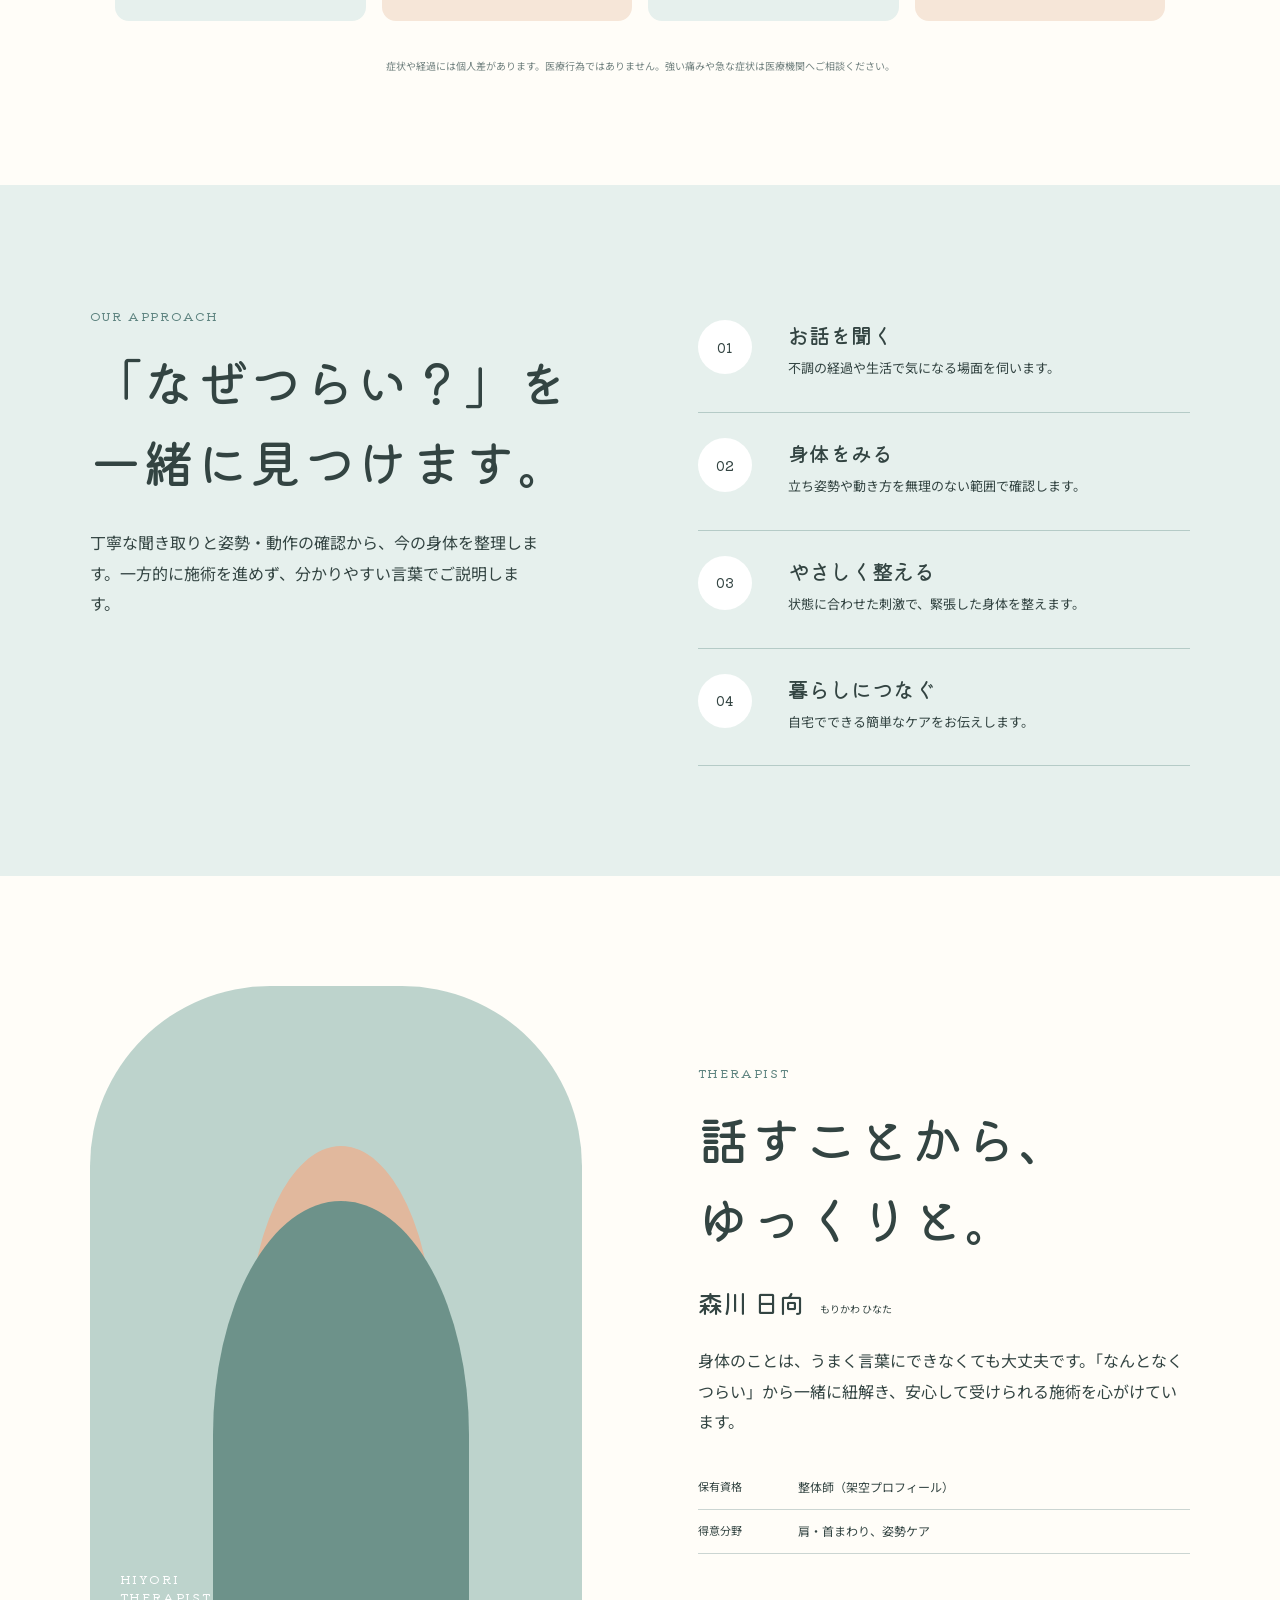
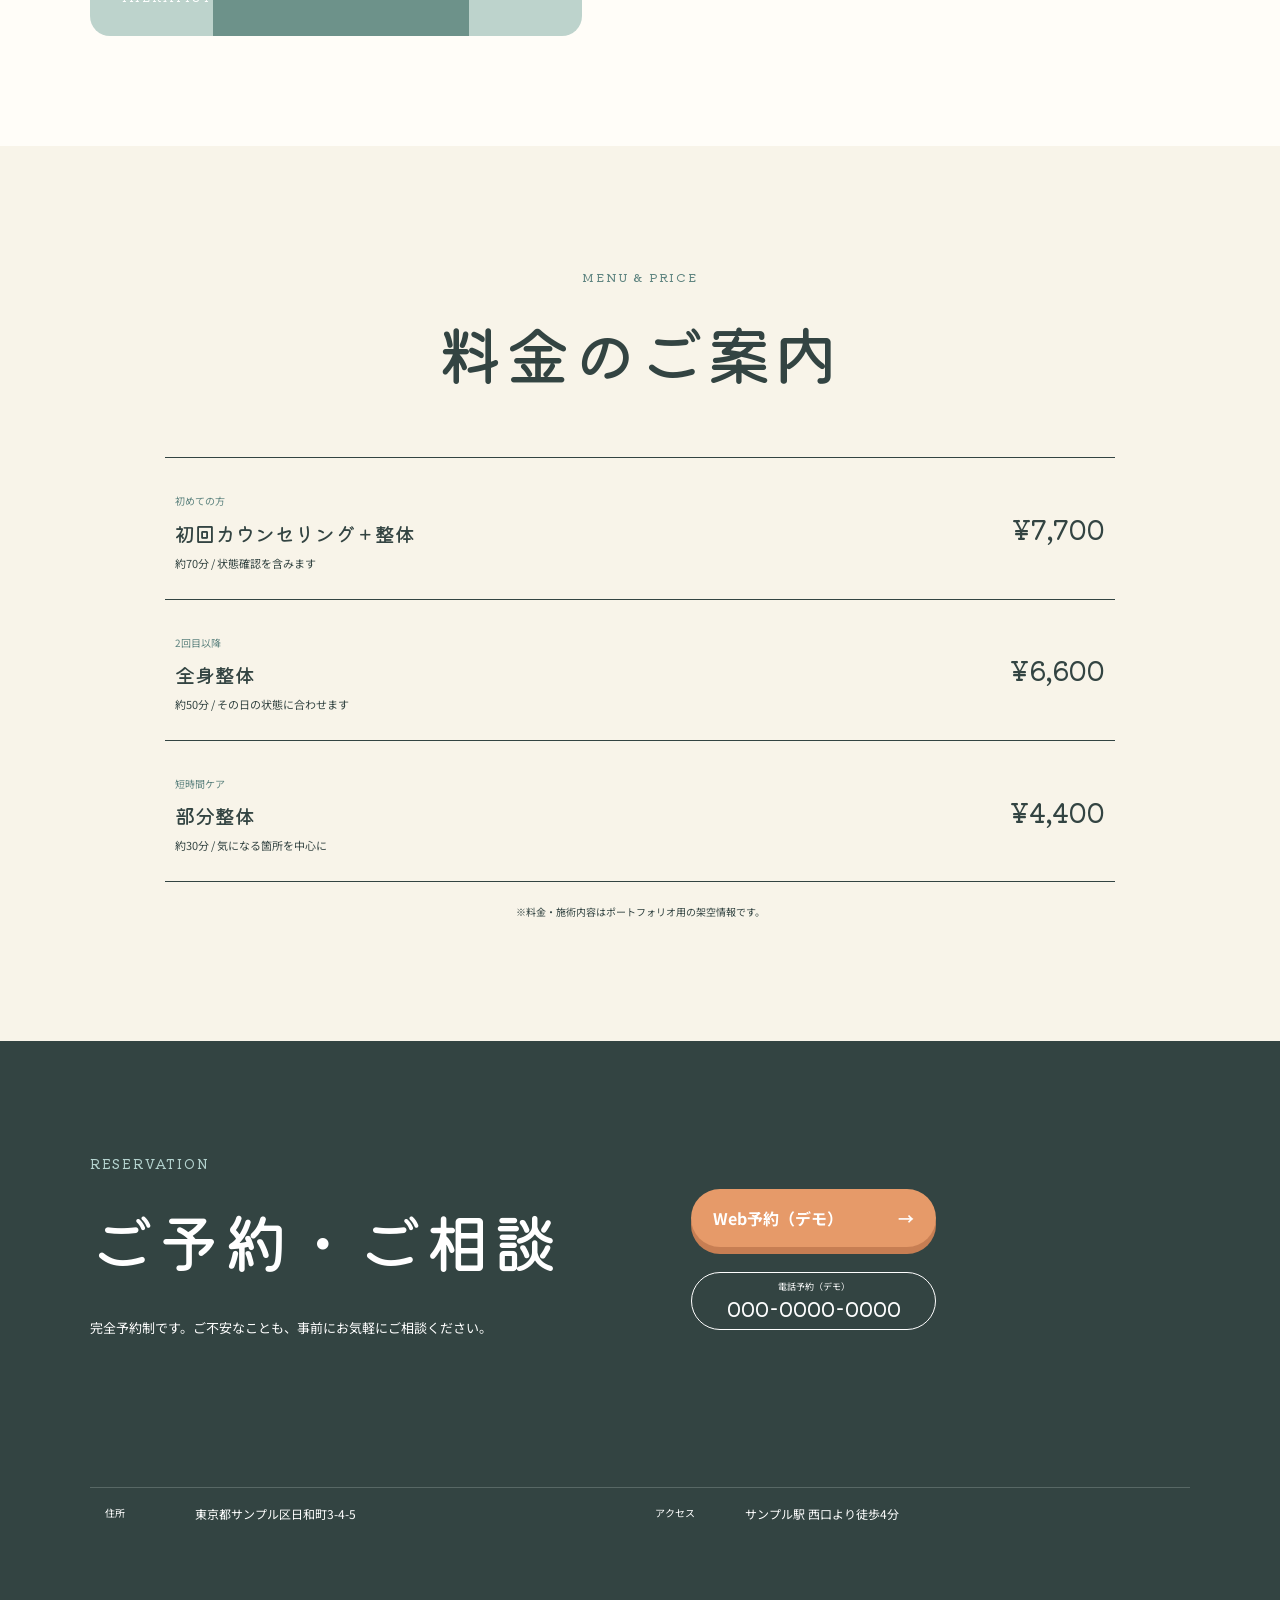
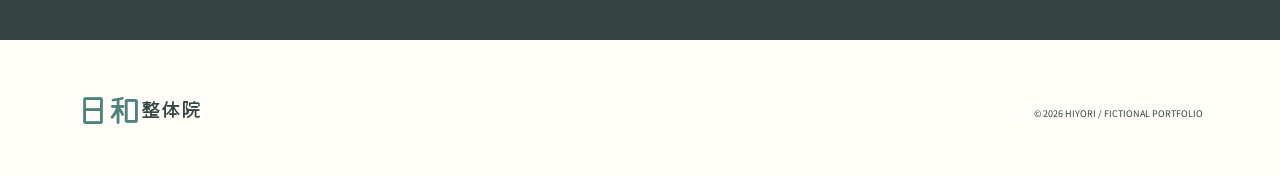
<file: portfolio-sites/seitai/index.html>
<!doctype html><html lang="ja"><head><meta charset="utf-8"><meta name="viewport" content="width=device-width,initial-scale=1"><title>日和整体院｜整体院サイト制作実績</title><meta name="description" content="肩・腰の不調を生活習慣から整える架空の整体院「日和整体院」のポートフォリオサイトです。"><meta property="og:title" content="日和整体院｜Healthcare Website Portfolio"><meta property="og:description" content="初めての方にも安心感が伝わる、架空整体院のWebサイト制作実績。"><meta property="og:type" content="website"><meta property="og:url" content="https://haruhiaoyagi.github.io/mori-hair-salon/portfolio-sites/seitai/"><meta property="og:image" content="https://haruhiaoyagi.github.io/mori-hair-salon/portfolio-sites/seitai/assets/og.png"><meta name="twitter:card" content="summary_large_image"><meta name="theme-color" content="#8fb9b6"><link rel="preconnect" href="https://fonts.googleapis.com"><link rel="preconnect" href="https://fonts.gstatic.com" crossorigin><link href="https://fonts.googleapis.com/css2?family=Kiwi+Maru:wght@400;500&family=Noto+Sans+JP:wght@400;500;700&display=swap" rel="stylesheet"><link rel="stylesheet" href="style.css"></head>
<body><a class="skip" href="#main">本文へ移動</a><div class="fiction">このサイトはWeb制作ポートフォリオ用の架空サイトです。実在の施設ではありません。</div><header><a class="logo" href="#top"><span>日和</span>整体院<small>HIYORI BODY CARE</small></a><button class="toggle" aria-expanded="false" aria-controls="nav"><i></i><i></i><b>メニュー</b></button><nav id="nav" aria-label="メインメニュー"><a href="#worries">お悩み</a><a href="#care">施術について</a><a href="#staff">施術者</a><a href="#price">料金</a><a class="reserve" href="#reserve">ご予約</a></nav></header>
<main id="main"><section class="hero" id="top"><div class="copy"><p class="sub">からだと暮らしに、やさしい余白を。</p><h1>今日より少し、<br><span>軽やかな明日へ。</span></h1><p>つらいところだけでなく、姿勢や日々の過ごし方まで。<br>あなたのペースに合わせて、健やかな身体づくりをお手伝いします。</p><a class="btn" href="#reserve">初めての方へ <b>→</b></a></div><div class="body-art" aria-hidden="true"><div class="sun"></div><i class="head"></i><i class="torso"></i><span>深呼吸から、<br>はじめましょう。</span></div><div class="open-note"><b>OPEN</b><span>月—土 9:00–19:00<br>日曜・祝日 休み</span></div></section>
<section class="worries section" id="worries"><p class="label">YOUR CONCERNS</p><h2>こんなお悩み、<br>ありませんか？</h2><div class="worry-grid"><article><span>01</span><h3>肩や首が重い</h3><p>デスクワークやスマートフォンで、同じ姿勢が続いている。</p></article><article><span>02</span><h3>腰の不調が続く</h3><p>朝起きたときや、長時間座ったあとに違和感がある。</p></article><article><span>03</span><h3>疲れが抜けない</h3><p>休んでもすっきりせず、身体のこわばりを感じる。</p></article><article><span>04</span><h3>姿勢が気になる</h3><p>猫背や左右差など、自分の姿勢を一度見直してみたい。</p></article></div><p class="notice">症状や経過には個人差があります。医療行為ではありません。強い痛みや急な症状は医療機関へご相談ください。</p></section>
<section class="care section" id="care"><div class="care-head"><p class="label">OUR APPROACH</p><h2>「なぜつらい？」を<br>一緒に見つけます。</h2><p>丁寧な聞き取りと姿勢・動作の確認から、今の身体を整理します。一方的に施術を進めず、分かりやすい言葉でご説明します。</p></div><ol><li><span>01</span><div><h3>お話を聞く</h3><p>不調の経過や生活で気になる場面を伺います。</p></div></li><li><span>02</span><div><h3>身体をみる</h3><p>立ち姿勢や動き方を無理のない範囲で確認します。</p></div></li><li><span>03</span><div><h3>やさしく整える</h3><p>状態に合わせた刺激で、緊張した身体を整えます。</p></div></li><li><span>04</span><div><h3>暮らしにつなぐ</h3><p>自宅でできる簡単なケアをお伝えします。</p></div></li></ol></section>
<section class="staff section" id="staff"><div class="portrait" role="img" aria-label="架空の施術者、森川日向のイメージ"><span>HIYORI<br>THERAPIST</span></div><div><p class="label">THERAPIST</p><h2>話すことから、<br>ゆっくりと。</h2><p class="name">森川 日向 <small>もりかわ ひなた</small></p><p>身体のことは、うまく言葉にできなくても大丈夫です。「なんとなくつらい」から一緒に紐解き、安心して受けられる施術を心がけています。</p><dl><div><dt>保有資格</dt><dd>整体師（架空プロフィール）</dd></div><div><dt>得意分野</dt><dd>肩・首まわり、姿勢ケア</dd></div></dl></div></section>
<section class="price section" id="price"><p class="label">MENU &amp; PRICE</p><h2>料金のご案内</h2><div class="price-list"><article><div><span>初めての方</span><h3>初回カウンセリング＋整体</h3><p>約70分 / 状態確認を含みます</p></div><strong>¥7,700</strong></article><article><div><span>2回目以降</span><h3>全身整体</h3><p>約50分 / その日の状態に合わせます</p></div><strong>¥6,600</strong></article><article><div><span>短時間ケア</span><h3>部分整体</h3><p>約30分 / 気になる箇所を中心に</p></div><strong>¥4,400</strong></article></div><p>※料金・施術内容はポートフォリオ用の架空情報です。</p></section>
<section class="reserve-section" id="reserve"><div><p class="label">RESERVATION</p><h2>ご予約・ご相談</h2><p>完全予約制です。ご不安なことも、事前にお気軽にご相談ください。</p></div><div class="actions"><button class="btn demo" type="button">Web予約（デモ） <b>→</b></button><button class="phone demo" type="button"><small>電話予約（デモ）</small>000-0000-0000</button></div><dl><div><dt>住所</dt><dd>東京都サンプル区日和町3-4-5</dd></div><div><dt>アクセス</dt><dd>サンプル駅 西口より徒歩4分</dd></div></dl></section></main><footer><a class="logo" href="#top"><span>日和</span>整体院</a><p>© 2026 HIYORI / FICTIONAL PORTFOLIO</p></footer><div class="toast" role="status" aria-live="polite">架空サイトのため、予約機能は動作しません。</div><script src="script.js"></script></body></html>
</file>
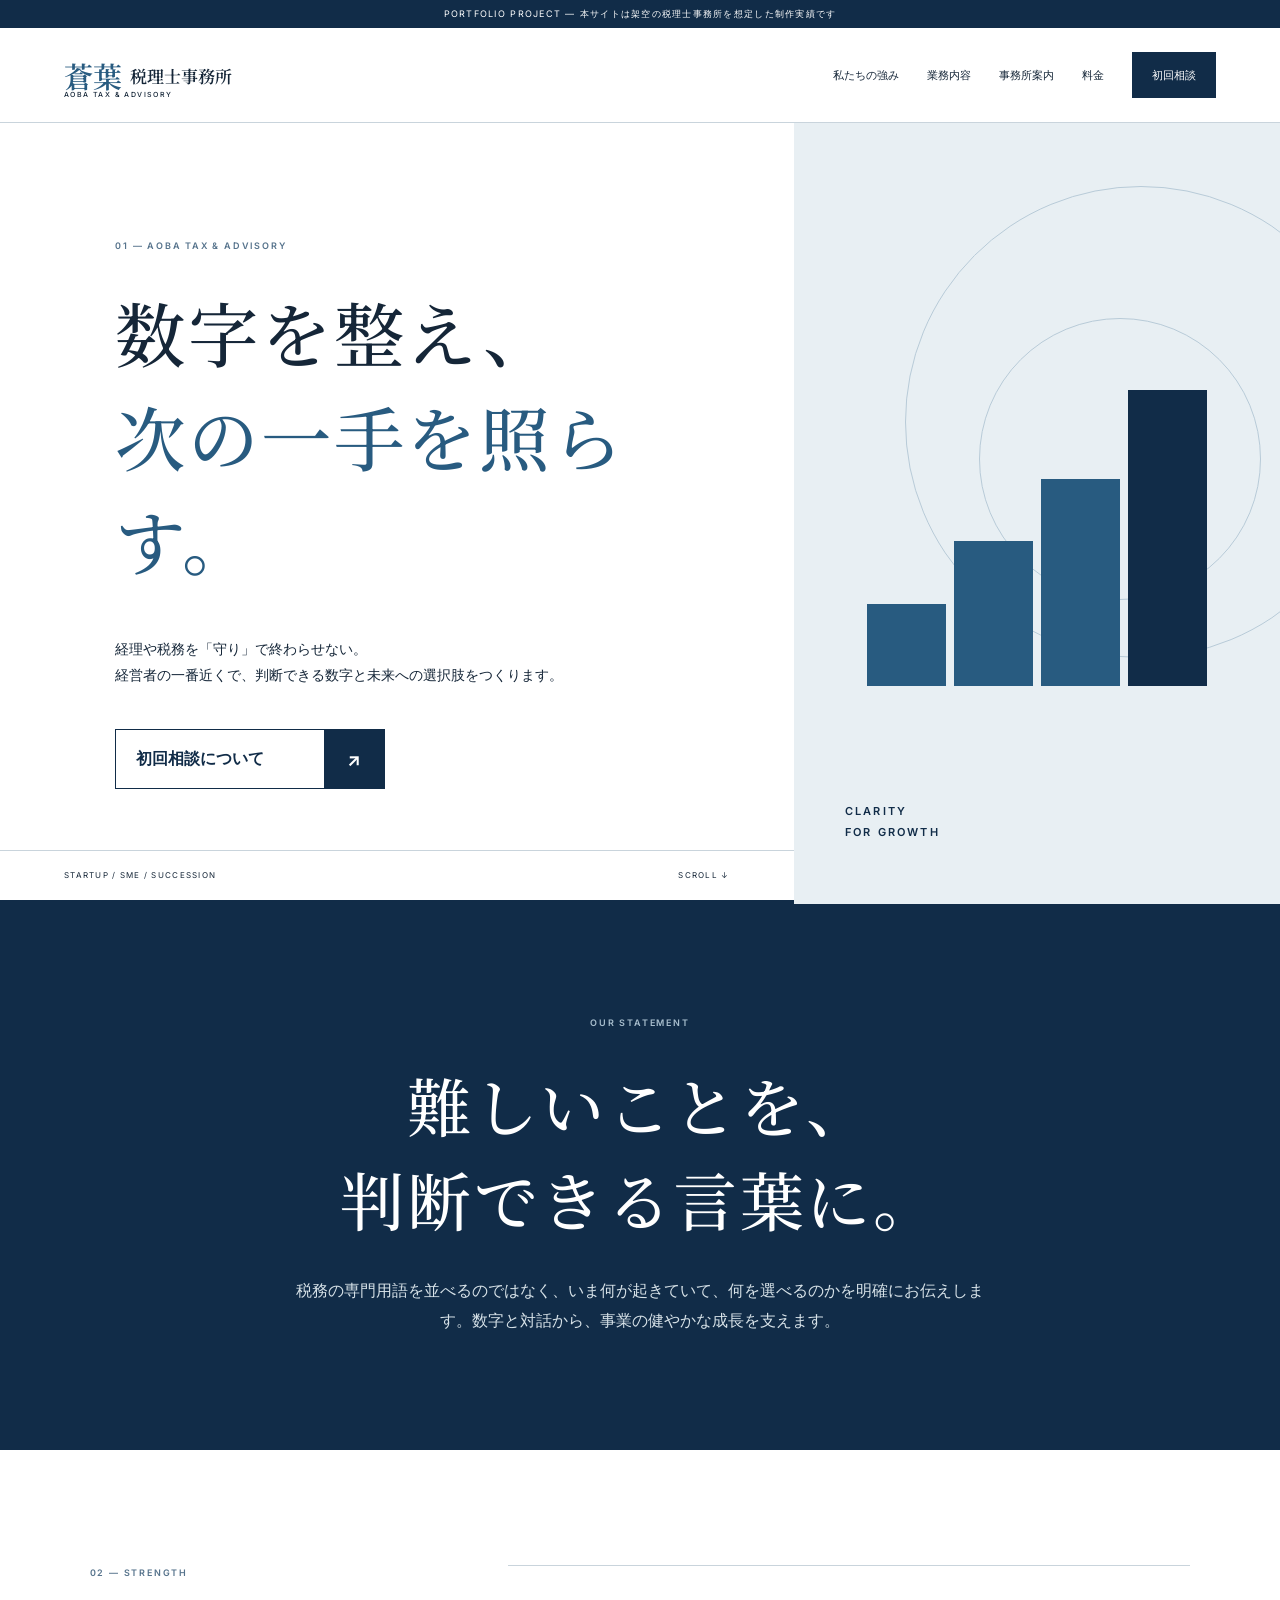
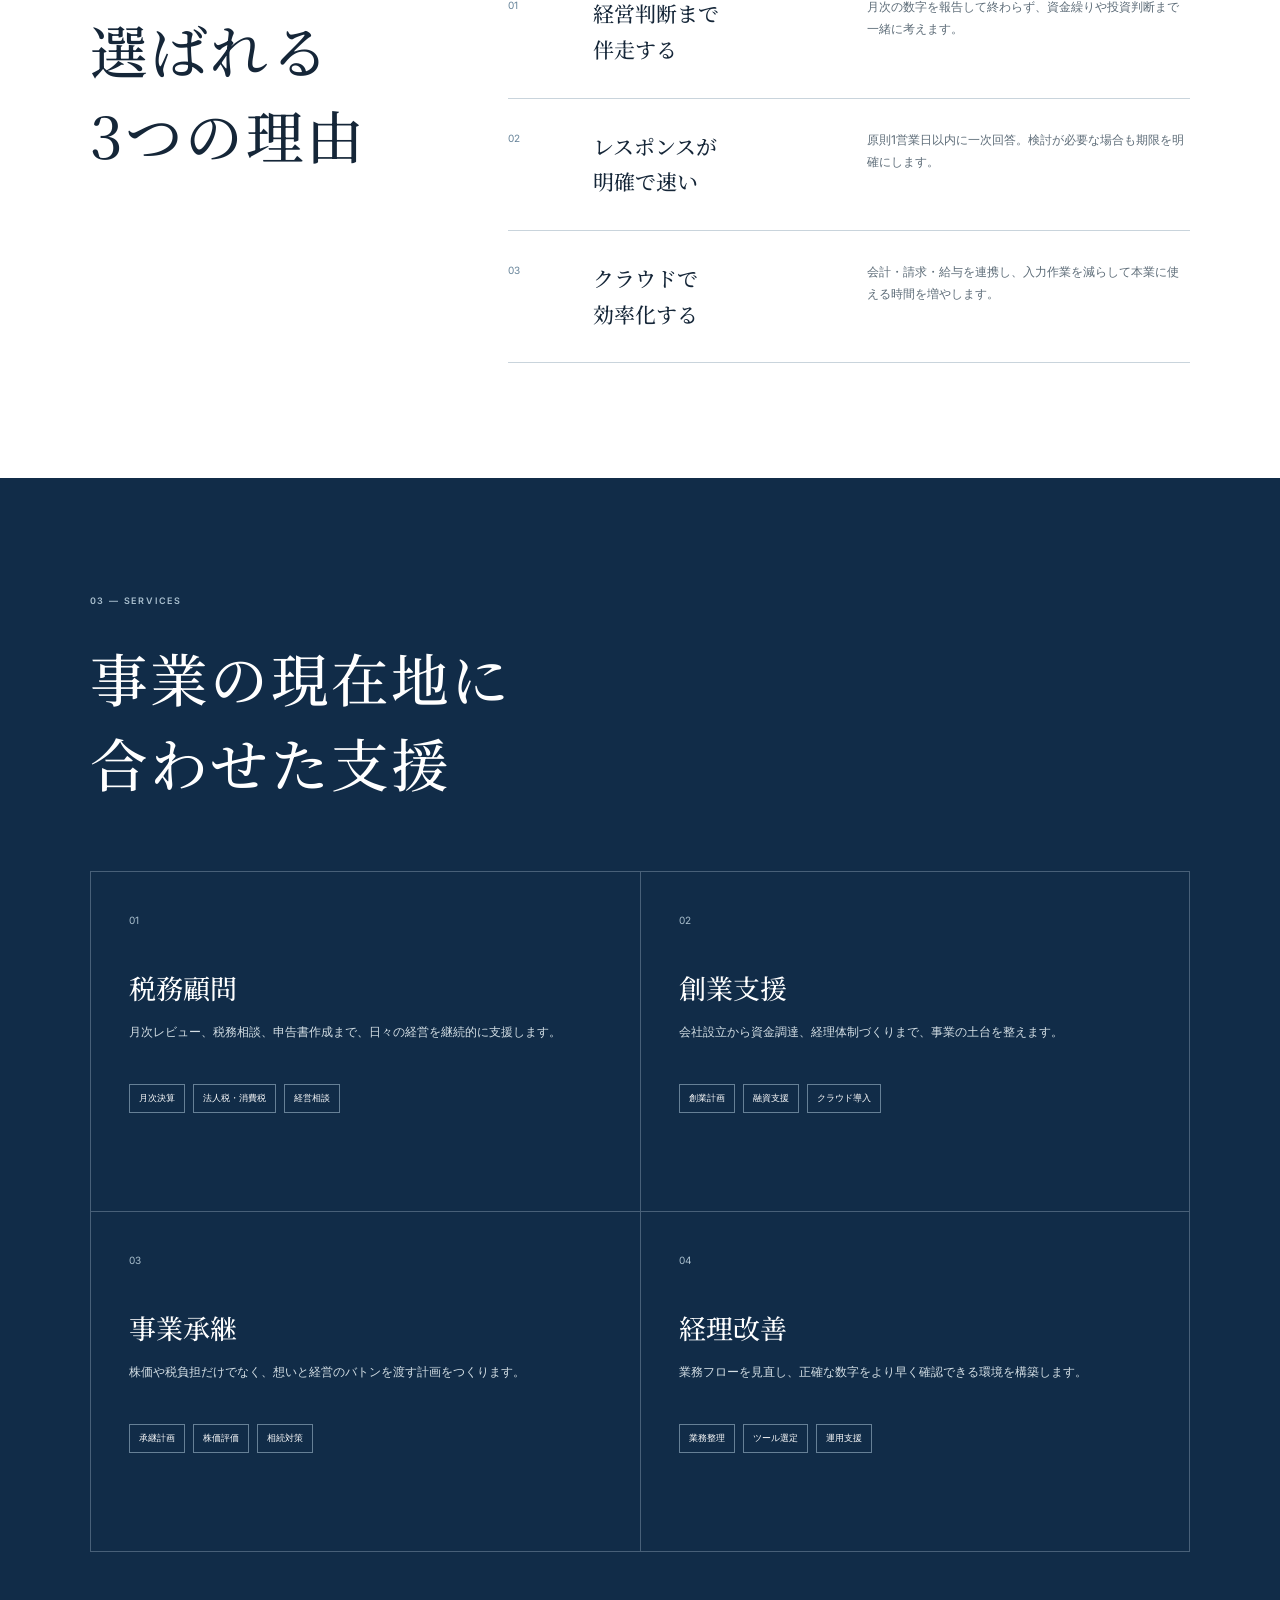
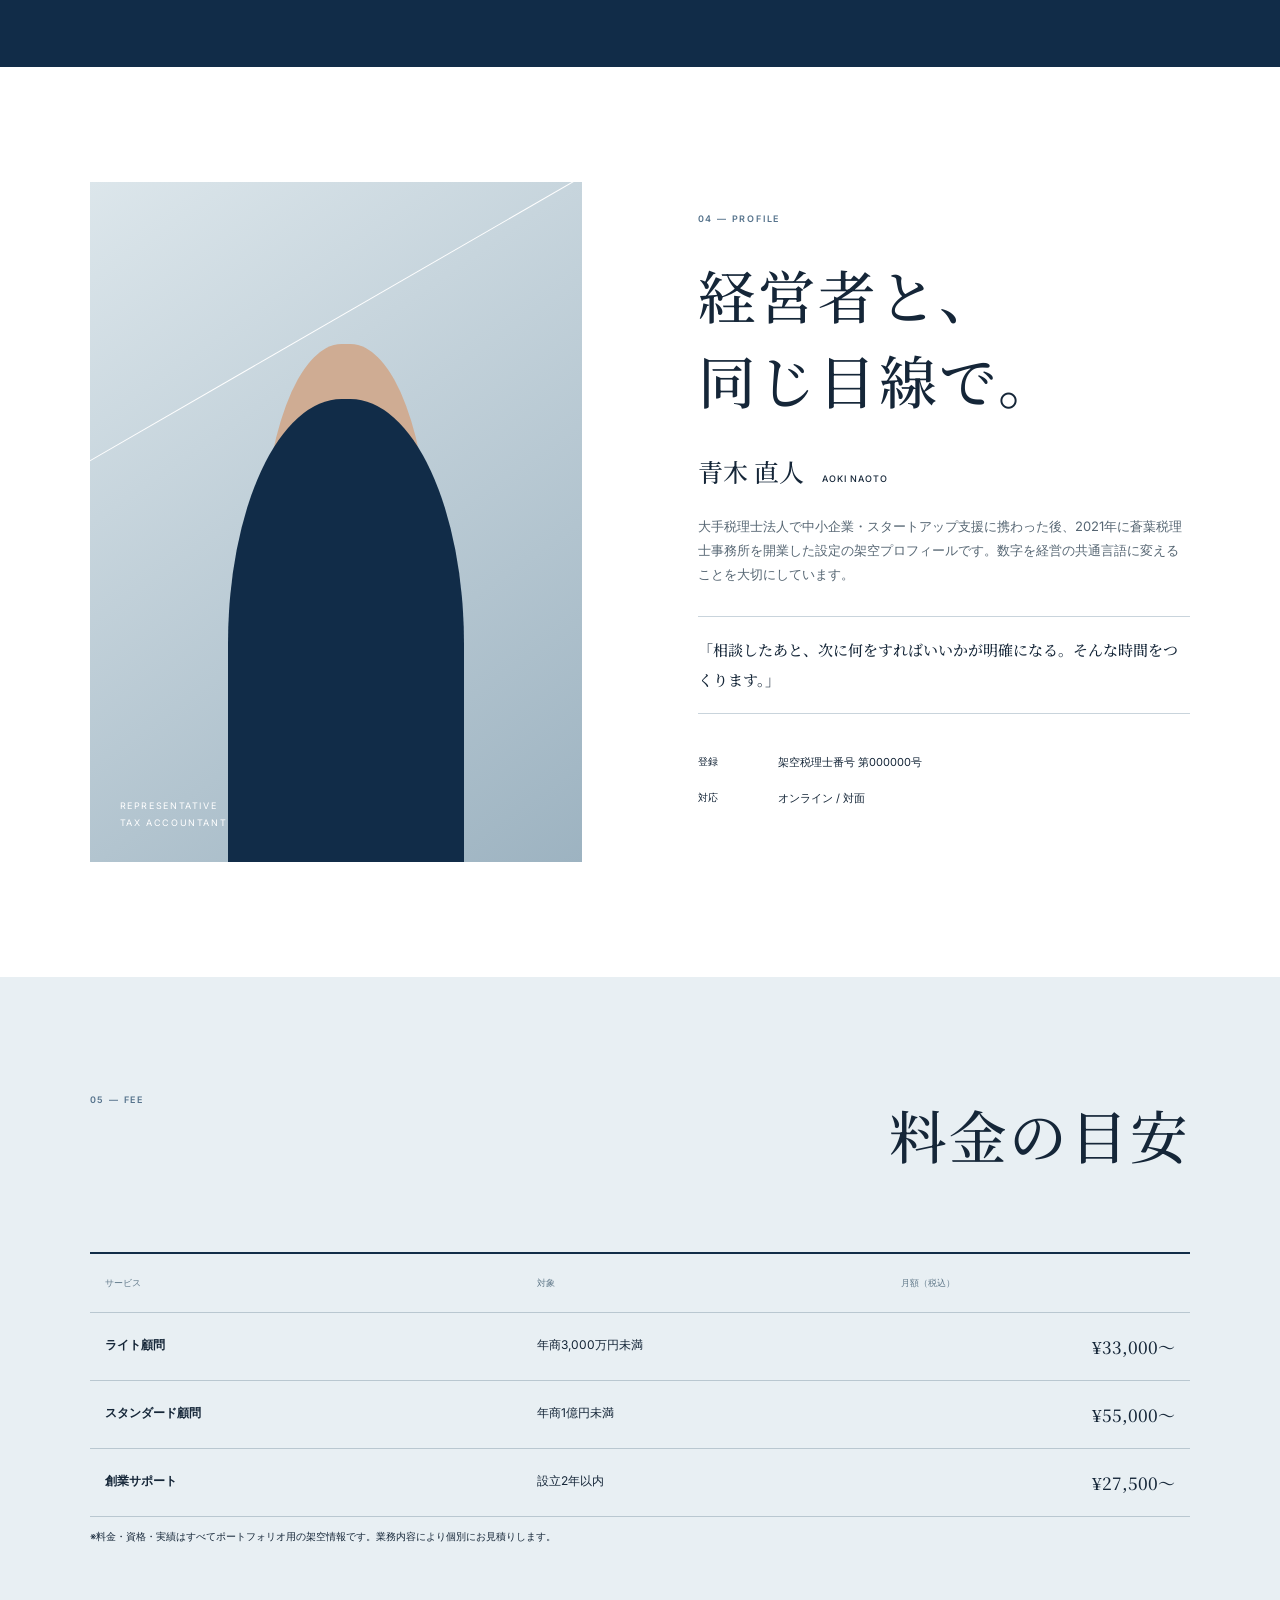
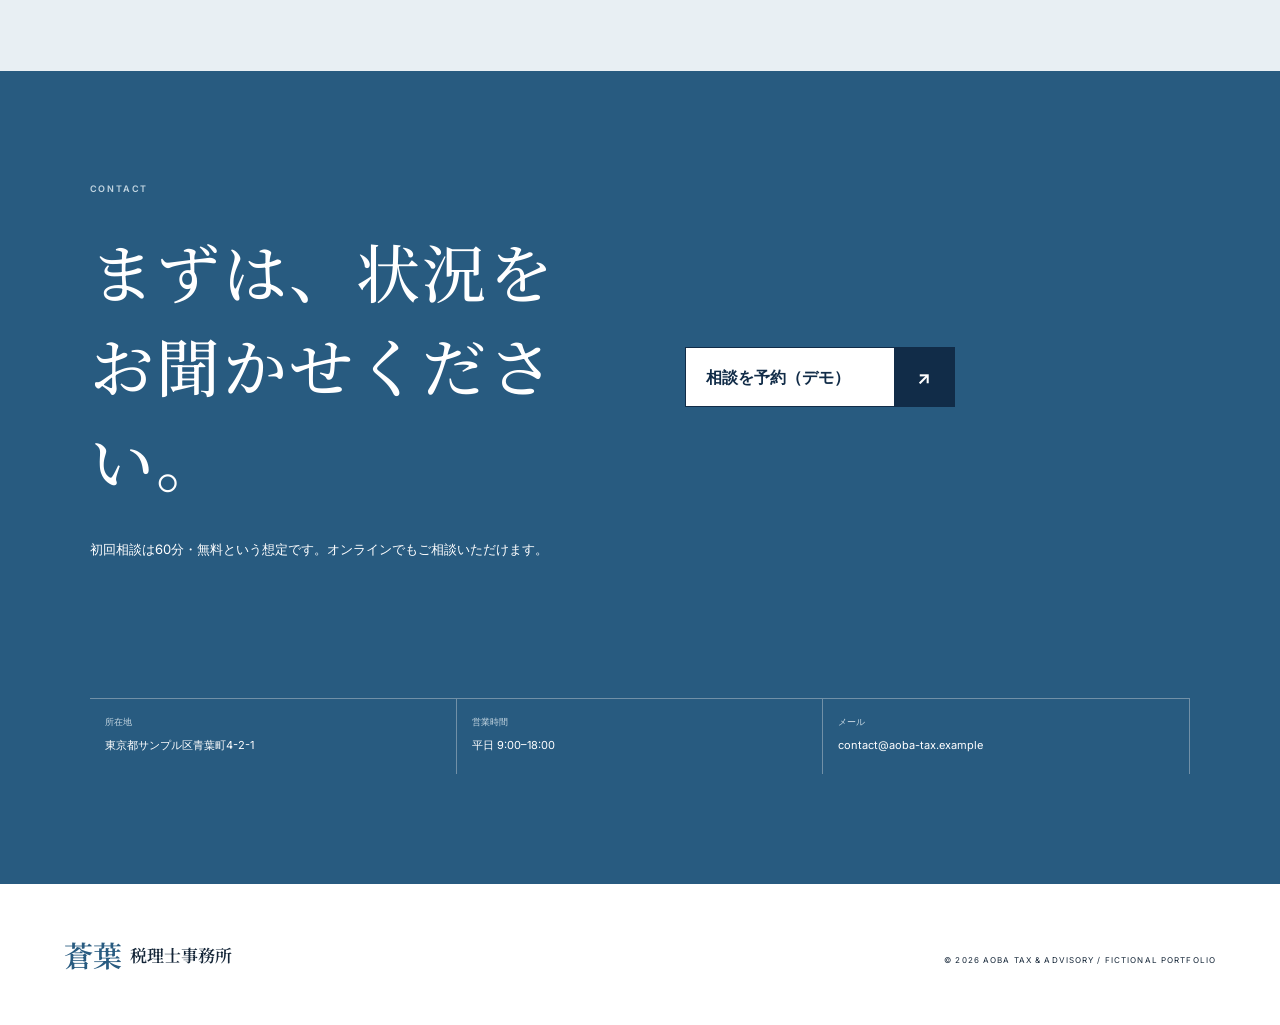
<file: portfolio-sites/tax/index.html>
<!doctype html><html lang="ja"><head><meta charset="utf-8"><meta name="viewport" content="width=device-width,initial-scale=1"><title>蒼葉税理士事務所｜コーポレートサイト制作実績</title><meta name="description" content="創業支援と中小企業の経営伴走を行う架空の「蒼葉税理士事務所」を想定したポートフォリオサイトです。"><meta property="og:title" content="蒼葉税理士事務所｜Professional Website Portfolio"><meta property="og:description" content="数字の先にある経営判断を支える、架空税理士事務所のWebサイト。"><meta property="og:type" content="website"><meta property="og:url" content="https://haruhiaoyagi.github.io/mori-hair-salon/portfolio-sites/tax/"><meta property="og:image" content="https://haruhiaoyagi.github.io/mori-hair-salon/portfolio-sites/tax/assets/og.png"><meta name="twitter:card" content="summary_large_image"><meta name="theme-color" content="#112c48"><link rel="preconnect" href="https://fonts.googleapis.com"><link rel="preconnect" href="https://fonts.gstatic.com" crossorigin><link href="https://fonts.googleapis.com/css2?family=Inter:wght@400;500;600&family=Noto+Serif+JP:wght@500;600&display=swap" rel="stylesheet"><link rel="stylesheet" href="style.css"></head>
<body><a class="skip" href="#main">本文へ移動</a><div class="fiction">PORTFOLIO PROJECT — 本サイトは架空の税理士事務所を想定した制作実績です</div><header><a class="logo" href="#top"><span>蒼葉</span>税理士事務所<small>AOBA TAX &amp; ADVISORY</small></a><button class="toggle" aria-expanded="false" aria-controls="nav"><i></i><i></i><b>メニュー</b></button><nav id="nav" aria-label="メインメニュー"><a href="#strength">私たちの強み</a><a href="#service">業務内容</a><a href="#profile">事務所案内</a><a href="#fee">料金</a><a class="consult" href="#contact">初回相談</a></nav></header>
<main id="main"><section class="hero" id="top"><div class="hero-copy"><p class="num">01 — AOBA TAX &amp; ADVISORY</p><h1>数字を整え、<br><span>次の一手を照らす。</span></h1><p>経理や税務を「守り」で終わらせない。<br>経営者の一番近くで、判断できる数字と未来への選択肢をつくります。</p><a class="arrow-btn" href="#contact">初回相談について <b>↗</b></a></div><div class="visual" aria-hidden="true"><div class="chart"><i></i><i></i><i></i><i></i></div><p>CLARITY<br>FOR GROWTH</p></div><div class="hero-foot"><span>STARTUP / SME / SUCCESSION</span><span>SCROLL ↓</span></div></section>
<section class="statement section"><p class="num">OUR STATEMENT</p><h2>難しいことを、<br>判断できる言葉に。</h2><p>税務の専門用語を並べるのではなく、いま何が起きていて、何を選べるのかを明確にお伝えします。数字と対話から、事業の健やかな成長を支えます。</p></section>
<section class="strength section" id="strength"><div class="heading"><p class="num">02 — STRENGTH</p><h2>選ばれる<br>3つの理由</h2></div><div class="strength-list"><article><span>01</span><h3>経営判断まで<br>伴走する</h3><p>月次の数字を報告して終わらず、資金繰りや投資判断まで一緒に考えます。</p></article><article><span>02</span><h3>レスポンスが<br>明確で速い</h3><p>原則1営業日以内に一次回答。検討が必要な場合も期限を明確にします。</p></article><article><span>03</span><h3>クラウドで<br>効率化する</h3><p>会計・請求・給与を連携し、入力作業を減らして本業に使える時間を増やします。</p></article></div></section>
<section class="service section" id="service"><div class="heading light"><p class="num">03 — SERVICES</p><h2>事業の現在地に<br>合わせた支援</h2></div><div class="service-grid"><article><span>01</span><h3>税務顧問</h3><p>月次レビュー、税務相談、申告書作成まで、日々の経営を継続的に支援します。</p><ul><li>月次決算</li><li>法人税・消費税</li><li>経営相談</li></ul></article><article><span>02</span><h3>創業支援</h3><p>会社設立から資金調達、経理体制づくりまで、事業の土台を整えます。</p><ul><li>創業計画</li><li>融資支援</li><li>クラウド導入</li></ul></article><article><span>03</span><h3>事業承継</h3><p>株価や税負担だけでなく、想いと経営のバトンを渡す計画をつくります。</p><ul><li>承継計画</li><li>株価評価</li><li>相続対策</li></ul></article><article><span>04</span><h3>経理改善</h3><p>業務フローを見直し、正確な数字をより早く確認できる環境を構築します。</p><ul><li>業務整理</li><li>ツール選定</li><li>運用支援</li></ul></article></div></section>
<section class="profile section" id="profile"><div class="portrait" role="img" aria-label="架空の代表税理士、青木直人のイメージ"><span>REPRESENTATIVE<br>TAX ACCOUNTANT</span></div><div class="profile-copy"><p class="num">04 — PROFILE</p><h2>経営者と、<br>同じ目線で。</h2><p class="name">青木 直人 <small>AOKI NAOTO</small></p><p>大手税理士法人で中小企業・スタートアップ支援に携わった後、2021年に蒼葉税理士事務所を開業した設定の架空プロフィールです。数字を経営の共通言語に変えることを大切にしています。</p><blockquote>「相談したあと、次に何をすればいいかが明確になる。そんな時間をつくります。」</blockquote><dl><div><dt>登録</dt><dd>架空税理士番号 第000000号</dd></div><div><dt>対応</dt><dd>オンライン / 対面</dd></div></dl></div></section>
<section class="fee section" id="fee"><div class="heading"><p class="num">05 — FEE</p><h2>料金の目安</h2></div><div class="fee-table"><div class="tr head"><span>サービス</span><span>対象</span><span>月額（税込）</span></div><div class="tr"><b>ライト顧問</b><span>年商3,000万円未満</span><strong>¥33,000〜</strong></div><div class="tr"><b>スタンダード顧問</b><span>年商1億円未満</span><strong>¥55,000〜</strong></div><div class="tr"><b>創業サポート</b><span>設立2年以内</span><strong>¥27,500〜</strong></div></div><p>※料金・資格・実績はすべてポートフォリオ用の架空情報です。業務内容により個別にお見積りします。</p></section>
<section class="contact" id="contact"><div><p class="num">CONTACT</p><h2>まずは、状況を<br>お聞かせください。</h2><p>初回相談は60分・無料という想定です。オンラインでもご相談いただけます。</p></div><button class="arrow-btn demo" type="button">相談を予約（デモ） <b>↗</b></button><dl><div><dt>所在地</dt><dd>東京都サンプル区青葉町4-2-1</dd></div><div><dt>営業時間</dt><dd>平日 9:00–18:00</dd></div><div><dt>メール</dt><dd>contact@aoba-tax.example</dd></div></dl></section></main><footer><a class="logo" href="#top"><span>蒼葉</span>税理士事務所</a><p>© 2026 AOBA TAX &amp; ADVISORY / FICTIONAL PORTFOLIO</p></footer><div class="toast" role="status" aria-live="polite">架空サイトのため、相談予約は送信されません。</div><script src="script.js"></script></body></html>
</file>
<file: style.css>
/* ==================================================
   基本設定：色を変えたい場合は、まずここを編集してください
================================================== */
:root {
  --ink: #23342d;
  --green: #405c4d;
  --sage: #aab7a7;
  --cream: #f3efe6;
  --paper: #fbfaf6;
  --line: rgba(35, 52, 45, 0.18);
  --serif: "DM Serif Display", "Yu Mincho", serif;
  --sans: "Noto Sans JP", sans-serif;
}

* { box-sizing: border-box; }
html { scroll-behavior: smooth; }
body {
  margin: 0;
  color: var(--ink);
  background: var(--paper);
  font-family: var(--sans);
  font-size: 15px;
  line-height: 1.9;
  letter-spacing: .04em;
}
a { color: inherit; text-decoration: none; }
button { font: inherit; }
a, button { -webkit-tap-highlight-color: transparent; }
.sr-only, .skip-link {
  position: absolute;
  width: 1px; height: 1px;
  overflow: hidden;
  clip: rect(0, 0, 0, 0);
}
.skip-link:focus {
  z-index: 1000;
  top: 8px; left: 8px;
  width: auto; height: auto;
  padding: 8px 16px;
  clip: auto;
  background: white;
}

/* ヘッダー */
.site-header {
  position: absolute;
  z-index: 20;
  top: 0; left: 0;
  width: 100%;
  display: flex;
  align-items: center;
  justify-content: space-between;
  padding: 26px clamp(24px, 5vw, 72px);
}
.logo { display: inline-flex; flex-direction: column; line-height: 1; }
.logo span { font-family: var(--serif); font-size: 34px; letter-spacing: -.02em; }
.logo small { margin-top: 7px; font-size: 8px; letter-spacing: .38em; }
.global-nav { display: flex; align-items: center; gap: 32px; font-size: 12px; letter-spacing: .12em; }
.global-nav a { position: relative; }
.global-nav a:not(.nav-reserve)::after {
  content: "";
  position: absolute;
  left: 0; bottom: -5px;
  width: 0; height: 1px;
  background: currentColor;
  transition: width .25s;
}
.global-nav a:hover::after { width: 100%; }
.nav-reserve { padding: 10px 22px; color: white; background: var(--green); border-radius: 100px; }
.menu-button { display: none; }

/* 架空サイトであることを示す固定ラベル */
.portfolio-notice {
  position: fixed;
  z-index: 40;
  left: 50%;
  bottom: 20px;
  width: min(680px, calc(100% - 40px));
  display: flex;
  align-items: center;
  gap: 18px;
  padding: 12px 18px;
  color: var(--cream);
  background: rgba(35, 52, 45, .96);
  border: 1px solid rgba(255,255,255,.18);
  border-radius: 8px;
  box-shadow: 0 8px 30px rgba(35, 52, 45, .2);
  transform: translateX(-50%);
}
.portfolio-notice span { flex: none; font: 10px var(--serif); letter-spacing: .14em; }
.portfolio-notice p { margin: 0; font-size: 10px; line-height: 1.6; letter-spacing: .02em; }

/* ファーストビュー */
.hero {
  min-height: 760px;
  height: 100svh;
  display: grid;
  grid-template-columns: 55% 45%;
  align-items: center;
  position: relative;
  overflow: hidden;
  background: var(--cream);
}
.hero-copy { z-index: 2; padding: 110px 5vw 60px 10vw; }
.eyebrow {
  margin: 0 0 22px;
  font-family: var(--serif);
  font-size: 14px;
  letter-spacing: .12em;
  text-transform: uppercase;
}
.hero h1, .section h2, .reserve-section h2 {
  margin: 0;
  font-family: "Yu Mincho", "Hiragino Mincho ProN", serif;
  font-weight: 500;
  letter-spacing: .08em;
}
.hero h1 { font-size: clamp(38px, 4.7vw, 68px); line-height: 1.55; }
.hero-text { margin: 26px 0 36px; font-size: 15px; }
.button {
  display: inline-flex;
  min-width: 230px;
  min-height: 56px;
  padding: 16px 25px;
  align-items: center;
  justify-content: space-between;
  border-radius: 100px;
  transition: transform .2s, background .2s;
}
.button:hover { transform: translateY(-2px); }
.button-primary { color: white; background: var(--green); }
.hero-visual { height: 100%; display: grid; place-items: center; background: var(--sage); }
.arch {
  width: min(75%, 440px);
  aspect-ratio: .72;
  position: relative;
  overflow: hidden;
  border-radius: 220px 220px 8px 8px;
  background: #d9d1bd;
  box-shadow: 28px 32px 0 rgba(64, 92, 77, .22);
}
.arch::before {
  content: "";
  position: absolute;
  inset: auto -20% -10% -20%;
  height: 44%;
  border-radius: 50% 50% 0 0;
  background: var(--green);
  transform: rotate(-6deg);
}
.arch p {
  position: absolute;
  z-index: 2;
  bottom: 10%; left: 13%;
  margin: 0;
  color: var(--cream);
  font: 34px/1.1 var(--serif);
}
.sun { position: absolute; top: 16%; right: 16%; width: 90px; height: 90px; border-radius: 50%; background: #e7aa72; }
.leaf {
  position: absolute;
  z-index: 1;
  width: 170px; height: 280px;
  border-radius: 100% 0 100% 0;
  background: #71836d;
  transform: rotate(30deg);
}
.leaf-one { left: -25px; bottom: 16%; }
.leaf-two { right: -40px; bottom: 8%; transform: scale(.75) rotate(-40deg); background: #899885; }
.scroll-hint {
  position: absolute;
  bottom: 30px; left: 5vw;
  display: flex; gap: 14px; align-items: center;
  font-size: 9px; letter-spacing: .25em;
}
.scroll-hint span { width: 45px; height: 1px; background: currentColor; }

/* 共通セクション */
.section { padding: 120px max(7vw, 24px); scroll-margin-top: 20px; }
.section-heading { display: flex; gap: 18px; align-items: baseline; margin-bottom: 60px; }
.section-heading .eyebrow { margin: 0; font-size: 17px; }
.section-number { margin: 0; color: #7c897f; font: 12px var(--serif); }
.concept { background: var(--paper); }
.concept-content { display: grid; grid-template-columns: 1fr 1fr; gap: 10vw; max-width: 1120px; margin: auto; }
.concept-content h2, .menu-intro h2 { font-size: clamp(28px, 3.5vw, 48px); line-height: 1.65; }
.concept-content p { margin: 0 0 20px; }
.concept-words {
  max-width: 900px;
  margin: 90px auto 0;
  display: flex;
  align-items: center;
  justify-content: center;
  gap: 26px;
  color: #768279;
  font: italic 22px var(--serif);
}
.concept-words i { width: 5px; height: 5px; border-radius: 50%; background: var(--sage); }

/* 料金表 */
.menu-section { background: var(--cream); }
.menu-intro { display: flex; justify-content: space-between; align-items: end; gap: 40px; margin-bottom: 52px; }
.menu-intro p { max-width: 410px; margin: 0; font-size: 13px; }
.price-grid { display: grid; grid-template-columns: repeat(3, 1fr); border-top: 1px solid var(--line); border-bottom: 1px solid var(--line); }
.price-card { padding: 42px 3.2vw 46px; border-right: 1px solid var(--line); }
.price-card:last-child { border-right: 0; }
.price-card h3 { margin: 0 0 28px; font: 30px var(--serif); }
.price-card dl, .price-card dd { margin: 0; }
.price-card dl div { display: flex; justify-content: space-between; gap: 16px; padding: 10px 0; }
.price-card dt { font-size: 13px; }
.price-card dd { white-space: nowrap; font-family: var(--serif); font-size: 16px; }
.price-note { margin: 18px 0 0; font-size: 11px; }

/* スタッフ */
.staff-section { background: var(--paper); }
.staff-wrap { display: grid; grid-template-columns: minmax(280px, 460px) minmax(300px, 470px); gap: clamp(50px, 10vw, 140px); justify-content: center; align-items: center; }
.staff-portrait {
  aspect-ratio: .78;
  display: flex;
  align-items: end;
  padding: 32px;
  position: relative;
  overflow: hidden;
  color: rgba(255,255,255,.75);
  background: linear-gradient(145deg, #b8b9aa 0 50%, #788878 50%);
  font: 12px/1.5 var(--serif);
  letter-spacing: .2em;
}
.staff-portrait::before {
  content: "";
  position: absolute;
  width: 48%; aspect-ratio: .68;
  left: 30%; bottom: 0;
  border-radius: 48% 48% 8px 8px;
  background: #3e4b44;
  box-shadow: 0 -70px 0 -15px #d6b59b;
}
.role { margin: 0 0 10px; color: #78857c; font: 14px var(--serif); }
.staff-copy h2 { margin-bottom: 30px; font-size: 34px; }
.staff-copy h2 small { margin-left: 12px; font: 10px var(--sans); letter-spacing: .12em; }
.staff-copy > p { margin-bottom: 22px; }
.message { padding-left: 18px; border-left: 1px solid var(--green); font-family: "Yu Mincho", serif; }
.text-link { display: inline-block; margin-top: 15px; padding-bottom: 3px; border-bottom: 1px solid currentColor; font-size: 12px; }
.demo-link span { font-size: .85em; opacity: .75; }

/* アクセス */
.access-section { background: #dce2da; }
.access-grid { display: grid; grid-template-columns: 1.15fr .85fr; gap: clamp(45px, 8vw, 100px); align-items: center; }
.map-illustration { min-height: 430px; position: relative; overflow: hidden; background: #edf0e9; }
.road { position: absolute; background: var(--paper); }
.road-a { width: 125%; height: 52px; top: 43%; left: -10%; transform: rotate(-12deg); }
.road-b { width: 48px; height: 120%; top: -10%; left: 60%; transform: rotate(8deg); }
.river { position: absolute; width: 30%; height: 120%; top: -10%; left: 8%; background: #b6cbc8; transform: rotate(-6deg); }
.station, .map-pin { position: absolute; z-index: 2; padding: 8px 12px; font-size: 11px; background: var(--paper); }
.station { right: 10%; bottom: 18%; }
.map-pin { top: 30%; left: 49%; color: white; background: var(--green); border-radius: 50% 50% 50% 0; transform: rotate(-45deg); }
.map-pin::first-line { transform: rotate(45deg); }
.access-copy h2 { font: 38px var(--serif); letter-spacing: 0; }
address { margin: 24px 0; font-style: normal; }
.shop-info { margin: 28px 0; border-top: 1px solid var(--line); }
.shop-info div { display: grid; grid-template-columns: 90px 1fr; padding: 10px 0; border-bottom: 1px solid var(--line); }
.shop-info dt { font-size: 11px; }
.shop-info dd { margin: 0; font-size: 13px; }

/* 予約・フッター */
.reserve-section { padding: 110px 24px; text-align: center; color: white; background: var(--green); }
.reserve-section .eyebrow { color: #cbd5cc; }
.reserve-section h2 { font-size: clamp(32px, 4vw, 50px); }
.reserve-section > p:not(.eyebrow) { margin: 22px 0 34px; font-size: 13px; }
.reserve-actions { display: flex; justify-content: center; align-items: center; gap: 44px; }
.button-light { color: var(--ink); background: var(--paper); }
.phone-link { display: flex; flex-direction: column; font: 26px var(--serif); letter-spacing: .06em; }
.phone-link small { font: 9px var(--sans); letter-spacing: .14em; }
.site-footer { position: relative; display: grid; grid-template-columns: 1fr auto; gap: 30px; padding: 60px max(7vw, 24px) 30px; background: var(--paper); }
.footer-logo + p { margin: 15px 0 0; font-size: 11px; }
.footer-links { display: flex; gap: 28px; align-items: start; font-size: 11px; }
.copyright { grid-column: 1 / -1; margin: 30px 0 0; color: #7c897f; font-size: 9px; }
.floating-reserve { display: none; }

.demo-toast {
  position: fixed;
  z-index: 60;
  left: 50%;
  bottom: 90px;
  width: max-content;
  max-width: calc(100% - 32px);
  padding: 12px 18px;
  color: white;
  background: var(--ink);
  border-radius: 6px;
  box-shadow: 0 8px 24px rgba(0,0,0,.2);
  opacity: 0;
  pointer-events: none;
  transform: translate(-50%, 10px);
  transition: opacity .2s, transform .2s;
  font-size: 12px;
}
.demo-toast.is-visible { opacity: 1; transform: translate(-50%, 0); }

/* タブレット・スマートフォン */
@media (max-width: 800px) {
  body { font-size: 14px; padding-bottom: 58px; }
  .portfolio-notice {
    position: relative;
    z-index: 5;
    left: 0; bottom: auto;
    width: 100%;
    display: block;
    padding: 10px 18px;
    text-align: center;
    border: 0;
    border-radius: 0;
    margin-top: 88px;
    transform: none;
  }
  .portfolio-notice span { display: block; margin-bottom: 3px; }
  .site-header { position: absolute; padding: 20px 22px; }
  .menu-button {
    z-index: 25;
    width: 48px; height: 48px;
    display: grid; place-content: center; gap: 7px;
    border: 0; border-radius: 50%;
    color: white; background: var(--green);
  }
  .menu-button span:not(.sr-only) { width: 18px; height: 1px; display: block; background: currentColor; transition: transform .25s; }
  .menu-button[aria-expanded="true"] span:first-child { transform: translateY(4px) rotate(45deg); }
  .menu-button[aria-expanded="true"] span:nth-child(2) { transform: translateY(-4px) rotate(-45deg); }
  .global-nav {
    position: fixed;
    inset: 0;
    display: flex;
    flex-direction: column;
    justify-content: center;
    gap: 26px;
    visibility: hidden;
    opacity: 0;
    font: 24px var(--serif);
    background: var(--cream);
    transition: opacity .25s, visibility .25s;
  }
  .global-nav a {
    min-width: 160px;
    min-height: 48px;
    display: grid;
    place-items: center;
  }
  .global-nav.is-open { visibility: visible; opacity: 1; }
  .nav-reserve { font: 13px var(--sans); }
  .hero { height: auto; min-height: calc(100svh - 75px); grid-template-columns: 1fr; grid-template-rows: auto 42vh; padding-top: 10px; }
  .hero-copy { padding: 38px 24px 45px; }
  .hero h1 { font-size: clamp(34px, 10vw, 48px); }
  .hero-text { margin: 20px 0 28px; }
  .hero-visual { grid-row: 2; }
  .arch { width: 62%; height: 90%; aspect-ratio: auto; border-radius: 130px 130px 0 0; }
  .arch p { font-size: 24px; }
  .sun { width: 60px; height: 60px; }
  .scroll-hint { display: none; }
  .section { padding: 82px 24px; }
  .section-heading { margin-bottom: 42px; }
  .concept-content, .access-grid { grid-template-columns: 1fr; gap: 36px; }
  .concept-content h2 { margin-bottom: 26px; }
  .concept-words { margin-top: 52px; gap: 12px; font-size: 16px; }
  .menu-intro { display: block; }
  .menu-intro h2 { margin-bottom: 20px; }
  .price-grid { grid-template-columns: 1fr; }
  .price-card { padding: 30px 4px; border-right: 0; border-bottom: 1px solid var(--line); }
  .price-card:last-child { border-bottom: 0; }
  .staff-wrap { grid-template-columns: 1fr; gap: 40px; }
  .staff-portrait { width: min(100%, 420px); }
  .map-illustration { min-height: 320px; }
  .access-copy h2 { font-size: 32px; }
  .reserve-section { padding: 82px 24px; }
  .reserve-actions { flex-direction: column; gap: 26px; }
  .reserve-actions .button, .phone-link { width: min(100%, 320px); min-height: 58px; justify-content: center; }
  .site-footer { grid-template-columns: 1fr; }
  .footer-links { flex-wrap: wrap; }
  .copyright { grid-column: auto; }
  .floating-reserve {
    z-index: 30;
    position: fixed;
    display: grid;
    place-items: center;
    right: 0; bottom: 0;
    width: 100%; height: 58px;
    color: white;
    background: var(--green);
    font-weight: 600;
    letter-spacing: .12em;
    box-shadow: 0 -4px 16px rgba(35, 52, 45, .14);
  }
  .demo-toast { bottom: 76px; text-align: center; }
}

/* 動きを減らす設定の端末ではアニメーションを無効化 */
@media (prefers-reduced-motion: reduce) {
  html { scroll-behavior: auto; }
  *, *::before, *::after { transition: none !important; }
}
</file>
<file: portfolio-sites/cafe/style.css>
:root{--paper:#f3e9d4;--red:#b84e32;--brown:#2d211c;--yellow:#e4b94d;--cream:#fffaf0;--sans:"DM Sans",sans-serif;--serif:"Shippori Mincho",serif}
*{box-sizing:border-box}html{scroll-behavior:smooth}body{margin:0;background:var(--paper);color:var(--brown);font-family:var(--sans);line-height:1.8}a{color:inherit;text-decoration:none}button{font:inherit;color:inherit}.skip{position:fixed;left:8px;top:-60px;z-index:99;background:white;padding:8px 14px}.skip:focus{top:8px}.fiction{padding:7px 20px;text-align:center;color:var(--cream);background:var(--brown);font-size:10px;letter-spacing:.16em}header{height:92px;padding:0 5vw;display:flex;align-items:center;justify-content:space-between;border-bottom:1px solid var(--brown);position:relative;z-index:20}.brand{display:flex;align-items:baseline;gap:7px;line-height:1}.brand b{font-size:25px}.brand span{font-family:var(--serif);font-size:21px}nav{display:flex;gap:28px;align-items:center;font-size:12px;font-weight:700;letter-spacing:.08em}nav a{min-height:44px;display:grid;place-items:center}.pill{padding:0 21px;border:1px solid;border-radius:50px}.nav-toggle{display:none}.hero{min-height:700px;height:calc(100svh - 121px);display:grid;grid-template-columns:55% 45%;position:relative;overflow:hidden;border-bottom:1px solid}.hero-copy{display:flex;flex-direction:column;justify-content:center;padding:6vw 5vw 8vw 9vw}.kicker{font-size:10px;font-weight:700;letter-spacing:.22em}.hero h1{margin:16px 0 25px;font:700 clamp(45px,6.2vw,90px)/1.22 var(--serif);letter-spacing:.04em}.hero h1 em{color:var(--red);font-style:normal;position:relative}.hero h1 em:after{content:"";position:absolute;width:105%;height:10px;left:0;bottom:3px;background:var(--yellow);z-index:-1}.hero-copy>p:not(.kicker){font-family:var(--serif)}.cta{width:240px;min-height:58px;margin-top:25px;padding:0 22px;display:flex;align-items:center;justify-content:space-between;border:1px solid;background:transparent;font-weight:700;cursor:pointer;transition:.2s}.cta:hover{color:var(--cream);background:var(--brown);transform:translateY(-2px)}.cup-art{position:relative;display:grid;place-items:center;background:var(--red);border-left:1px solid}.cup{width:280px;height:235px;background:var(--cream);border-radius:18px 18px 105px 105px;position:relative;z-index:2;box-shadow:inset 0 20px #6f3e2c}.cup:after{content:"";position:absolute;width:92px;height:108px;border:24px solid var(--cream);border-left:0;right:-76px;top:48px;border-radius:0 70px 70px 0}.cup i{position:absolute;width:70px;height:70px;border-radius:50%;background:var(--yellow);left:105px;top:90px}.saucer{position:absolute;width:390px;height:80px;border-radius:50%;background:#dfcda9;top:64%}.steam{position:absolute;top:10%;left:12%;color:var(--cream);font:700 13px/1.1 var(--sans);letter-spacing:.22em;transform:rotate(-8deg)}.edition{position:absolute;right:3vw;bottom:20px;text-align:right;color:var(--cream);font-size:9px;letter-spacing:.16em}.marquee{overflow:hidden;background:var(--yellow);border-bottom:1px solid;padding:12px 0;white-space:nowrap;font-weight:700;letter-spacing:.12em}.marquee div{width:max-content;animation:scroll 18s linear infinite}@keyframes scroll{to{transform:translateX(-50%)}}.section{padding:110px max(6vw,24px);scroll-margin-top:15px}.label{display:flex;gap:14px;align-items:center;font-size:11px;font-weight:700;letter-spacing:.18em;margin-bottom:60px}.label span{width:34px;height:34px;display:grid;place-items:center;border:1px solid;border-radius:50%}.story-grid{display:grid;grid-template-columns:1.2fr 1fr;gap:10vw}.section h2{margin:0;font:700 clamp(36px,5vw,68px)/1.35 var(--serif)}.story-grid>div{max-width:500px}.story blockquote{margin:100px auto 0;padding:40px 0;border-top:1px solid;border-bottom:1px solid;text-align:center;font:500 clamp(21px,3vw,38px)/1.5 var(--serif);color:var(--red)}.menu{color:var(--cream);background:var(--brown)}.light span{border-color:var(--cream)}.menu-head{display:flex;justify-content:space-between;align-items:end}.menu-head p{max-width:380px;font-size:13px}.cards{display:grid;grid-template-columns:repeat(3,1fr);margin:60px 0 10px;border-top:1px solid #76675e}.cards article{padding:28px 3vw 38px;border-right:1px solid #76675e}.cards article:last-child{border:0}.cards article>span{font-size:10px}.cards h3{margin:25px 0 3px;font-size:18px;letter-spacing:.08em}.cards p{margin:0 0 15px;color:#c9beb4;font-size:12px}.cards b{font-family:var(--serif);font-size:18px}.mini{height:190px;margin-top:22px;position:relative;background:#c36c4f;overflow:hidden}.mini.coffee:before{content:"";position:absolute;width:110px;height:90px;border-radius:8px 8px 45px 45px;background:var(--cream);left:50%;top:52%;transform:translate(-50%,-50%)}.mini.coffee:after{content:"";position:absolute;width:46px;height:50px;border:13px solid var(--cream);left:63%;top:40%;border-radius:50%}.mini.latte{background:#dfb54d}.mini.latte:before{content:"";position:absolute;width:115px;height:115px;border-radius:50%;background:#f0e2ca;left:50%;top:50%;transform:translate(-50%,-50%);box-shadow:inset 0 0 0 17px #9a593f}.mini.cake{background:#789279}.mini.cake:before{content:"";position:absolute;border-left:75px solid transparent;border-right:75px solid transparent;border-bottom:110px solid #d69354;left:50%;top:50%;transform:translate(-50%,-50%) rotate(8deg)}.inverse{color:var(--cream);border-color:#76675e}.space-grid{display:grid;grid-template-columns:1fr 1fr;gap:9vw;align-items:center}.poster{aspect-ratio:.78;position:relative;display:flex;align-items:end;padding:35px;background:#e5b948;border:1px solid;overflow:hidden}.poster:before{content:"";position:absolute;width:70%;height:60%;right:-10%;top:12%;border-radius:50% 50% 0 0;background:var(--red)}.poster i{position:absolute;width:33%;height:55%;right:15%;bottom:0;background:var(--brown);border-radius:80px 80px 0 0}.poster p{position:relative;z-index:2;margin:0;color:var(--cream);font-size:43px;font-weight:700;line-height:.9;letter-spacing:-.04em}.space-copy h2{margin:20px 0 30px}.space-copy ul{display:flex;gap:25px;padding:20px 0 0;list-style:none;border-top:1px solid;font-size:11px;font-weight:700}.info{background:#d9ccaf}.info-grid{display:grid;grid-template-columns:1fr 1fr;gap:8vw}.info address{margin-top:35px;font-style:normal}.info dl{margin:0}.info dl div{display:grid;grid-template-columns:120px 1fr;padding:18px 0;border-bottom:1px solid}.info dt{font-size:10px;font-weight:700;letter-spacing:.15em}.info dd{margin:0}.map{width:100%;margin-top:55px;padding:25px;display:flex;justify-content:space-between;border:1px solid;background:transparent;cursor:pointer;font-weight:700}.contact{text-align:center;padding:110px 24px;color:var(--cream);background:var(--red)}.contact h2{font:700 clamp(36px,5vw,65px) var(--serif);margin:8px}.contact .cta{margin:30px auto 0;color:var(--cream);border-color:var(--cream)}footer{padding:50px 5vw;display:flex;justify-content:space-between;align-items:end}footer p{font-size:9px;letter-spacing:.13em}.toast{position:fixed;z-index:50;left:50%;bottom:25px;transform:translate(-50%,10px);padding:12px 18px;background:var(--brown);color:white;border-radius:4px;opacity:0;pointer-events:none;font-size:12px;transition:.2s}.toast.show{opacity:1;transform:translate(-50%,0)}
@media(max-width:760px){.fiction{font-size:8px}.nav-toggle{width:48px;height:48px;display:grid;place-content:center;gap:7px;border:1px solid;border-radius:50%;background:var(--paper);position:relative;z-index:3}.nav-toggle span{width:18px;height:1px;background:currentColor}.nav-toggle i{position:absolute;width:1px;height:1px;overflow:hidden}.nav-toggle[aria-expanded=true] span:first-child{transform:translateY(4px) rotate(45deg)}.nav-toggle[aria-expanded=true] span:nth-child(2){transform:translateY(-4px) rotate(-45deg)}nav{position:fixed;inset:0;visibility:hidden;opacity:0;flex-direction:column;justify-content:center;background:var(--yellow);font-size:20px;transition:.2s}nav.open{visibility:visible;opacity:1}nav a{min-width:170px;min-height:48px}header{height:78px}.hero{height:auto;min-height:0;grid-template-columns:1fr}.hero-copy{padding:75px 24px 60px}.hero h1{font-size:48px}.cup-art{min-height:430px;border-left:0;border-top:1px solid}.cup{width:210px;height:175px}.cup:after{width:66px;height:80px;border-width:18px;right:-55px}.cup i{width:55px;height:55px;left:78px;top:65px}.saucer{width:290px;height:60px}.section{padding:78px 24px}.label{margin-bottom:38px}.story-grid,.space-grid,.info-grid{grid-template-columns:1fr;gap:40px}.story blockquote{margin-top:60px;padding:30px 5px}.menu-head{display:block}.menu-head p{margin-top:24px}.cards{grid-template-columns:1fr}.cards article{border-right:0;border-bottom:1px solid #76675e;padding:28px 0}.cards article:last-child{border:0}.mini{height:220px}.poster{width:min(100%,430px)}.space-copy ul{flex-wrap:wrap}.info dl div{grid-template-columns:90px 1fr}.contact{padding:78px 24px}footer{display:block}footer p{margin-top:30px}.cta{min-height:58px}.toast{bottom:16px;width:calc(100% - 32px);text-align:center}}
@media(prefers-reduced-motion:reduce){html{scroll-behavior:auto}.marquee div{animation:none}*{transition:none!important}}
</file>
<file: portfolio-sites/gym/style.css>
:root{--black:#10110f;--lime:#c8ff35;--white:#f4f4ed;--gray:#b7b8b2;--line:#363832;--cond:"Barlow Condensed",sans-serif;--jp:"Noto Sans JP",sans-serif}*{box-sizing:border-box}html{scroll-behavior:smooth}body{margin:0;background:var(--black);color:var(--white);font-family:var(--jp);line-height:1.8}a{color:inherit;text-decoration:none}button{font:inherit}.skip{position:fixed;left:8px;top:-60px;z-index:100;background:white;color:black;padding:8px 15px}.skip:focus{top:8px}.fiction{padding:7px;text-align:center;background:var(--lime);color:var(--black);font:700 10px var(--jp);letter-spacing:.13em}header{height:86px;position:absolute;z-index:20;top:28px;width:100%;padding:0 4vw;display:flex;align-items:center;justify-content:space-between;border-bottom:1px solid var(--line)}.logo{display:flex;flex-direction:column;font:800 30px/.75 var(--cond);letter-spacing:.04em}.logo span{margin-top:8px;font-size:9px;letter-spacing:.38em}nav{display:flex;gap:30px;align-items:center;font:600 13px var(--cond);letter-spacing:.1em}nav a{min-height:46px;display:grid;place-items:center}.trial{min-width:130px;padding:0 18px;display:flex!important;justify-content:space-between;background:var(--lime);color:var(--black)}.toggle{display:none}.hero{height:max(740px,100svh);padding:150px 6vw 70px;position:relative;overflow:hidden;display:flex;align-items:center;border-bottom:1px solid var(--line)}.grid-lines{position:absolute;inset:0;background:linear-gradient(90deg,transparent 24.9%,var(--line) 25%,transparent 25.1%,transparent 49.9%,var(--line) 50%,transparent 50.1%,transparent 74.9%,var(--line) 75%,transparent 75.1%)}.hero-main{position:relative;z-index:3}.eyebrow,.sec-head>span{font:600 12px var(--cond);letter-spacing:.2em}.hero h1{margin:20px 0 25px;font:800 clamp(70px,11vw,160px)/.78 var(--cond);letter-spacing:-.04em}.hero h1 span{color:var(--lime);font-style:italic}.lead{margin:35px 0;font-size:14px}.big-btn{width:270px;min-height:64px;padding:0 0 0 22px;display:flex;align-items:center;justify-content:space-between;border:1px solid var(--white);color:var(--white);background:transparent;font-weight:700;cursor:pointer}.big-btn b{width:63px;align-self:stretch;display:grid;place-items:center;background:var(--lime);color:var(--black);font-size:20px}.big-btn:hover{background:var(--white);color:var(--black)}.hero-stat{position:absolute;z-index:4;right:4vw;bottom:45px;display:flex}.hero-stat>div{width:150px;padding:14px;border-left:1px solid var(--gray)}.hero-stat strong{display:block;color:var(--lime);font:700 55px/.9 var(--cond)}.hero-stat small{font-size:23px}.hero-stat span{font-size:9px;letter-spacing:.1em}.figure{position:absolute;width:36%;height:68%;right:13%;bottom:0}.figure i{position:absolute;display:block;background:#292b27}.figure .head{width:105px;height:105px;border-radius:50%;left:42%;top:3%}.figure .body{width:230px;height:78%;left:26%;bottom:-8%;border-radius:48% 48% 0 0;transform:skew(-6deg)}.figure .arm{width:105px;height:60%;top:32%;border-radius:60px}.figure .a{left:9%;transform:rotate(24deg)}.figure .b{right:4%;transform:rotate(-29deg)}.ticker{padding:11px 0;overflow:hidden;white-space:nowrap;background:var(--lime);color:var(--black);font:700 20px var(--cond);letter-spacing:.08em}.ticker div{width:max-content;animation:move 16s linear infinite}@keyframes move{to{transform:translateX(-50%)}}.section{padding:120px max(6vw,24px);scroll-margin-top:15px}.sec-head h2{margin:20px 0 0;font:800 clamp(55px,8vw,115px)/.83 var(--cond);letter-spacing:-.025em}.sec-head h2 em{color:var(--lime);font-style:italic}.method-grid{margin-top:80px;display:grid;grid-template-columns:1fr 2fr;gap:9vw}.intro{font-size:18px;font-weight:700}.steps{border-top:1px solid var(--line)}.steps article{display:grid;grid-template-columns:70px 1fr 1.7fr;gap:25px;padding:26px 0;border-bottom:1px solid var(--line);align-items:start}.steps b{color:var(--lime);font:700 18px var(--cond)}.steps h3{margin:0;font:700 30px var(--cond)}.steps p{margin:0;color:var(--gray);font-size:13px}.program{background:var(--lime);color:var(--black)}.program-list{margin-top:70px;border-top:2px solid}.program-list article{display:grid;grid-template-columns:70px 1.2fr 2fr 100px;gap:24px;align-items:center;padding:30px 0;border-bottom:1px solid}.program-list h3{margin:0;font:700 40px var(--cond)}.program-list p{font-size:13px}.program-list b{font:700 16px var(--cond);text-align:right}.trainer{display:grid;grid-template-columns:.9fr 1.1fr;gap:9vw;align-items:center}.portrait{height:720px;padding:30px;display:flex;align-items:end;position:relative;overflow:hidden;background:var(--line);font:700 16px/1 var(--cond);letter-spacing:.2em}.portrait:before{content:"";position:absolute;width:55%;height:80%;right:16%;bottom:-10%;border-radius:48% 48% 0 0;background:#64675e;box-shadow:0 -100px 0 -45px #8e8f84}.portrait:after{content:"";position:absolute;width:85%;height:18%;right:-17%;top:40%;background:var(--lime);transform:rotate(-22deg);mix-blend-mode:screen;opacity:.55}.trainer-copy .sec-head h2{font-size:clamp(48px,6vw,90px)}.role{margin:55px 0 8px;color:var(--lime);font:700 13px var(--cond);letter-spacing:.15em}.trainer-copy h3{margin:0 0 25px;font-size:29px}.trainer-copy h3 small{font:600 11px var(--cond);margin-left:12px}.trainer-copy>p:last-of-type{color:var(--gray)}blockquote{margin:35px 0 0;padding:20px;border-left:3px solid var(--lime);font-weight:700}.price{background:var(--white);color:var(--black)}.price-grid{display:grid;grid-template-columns:repeat(3,1fr);margin-top:65px;border:1px solid}.price-grid article{position:relative;padding:38px 3vw;border-right:1px solid}.price-grid article:last-child{border:0}.price-grid article>p{font:700 20px var(--cond)}.price-grid strong{font:700 clamp(42px,4vw,64px) var(--cond)}.price-grid strong small{font-size:18px}.price-grid ul{padding:25px 0 0;list-style:none;border-top:1px solid;line-height:2.3;font-size:12px}.featured{background:var(--lime)}.featured>span{position:absolute;top:0;right:0;padding:5px 12px;background:var(--black);color:white;font:700 10px var(--cond);letter-spacing:.1em}.note{font-size:10px}.trial-section{padding:120px max(6vw,24px);position:relative;background:linear-gradient(120deg,#20221e,#10110f)}.trial-section>p{color:var(--lime);font:700 13px var(--cond);letter-spacing:.2em}.trial-section h2{margin:20px 0 40px;font:800 clamp(58px,9vw,125px)/.85 var(--cond)}.trial-section dl{position:absolute;right:6vw;bottom:120px;width:35%;margin:0}.trial-section dl div{display:grid;grid-template-columns:100px 1fr;padding:13px 0;border-bottom:1px solid var(--line)}.trial-section dt{color:var(--lime);font:700 12px var(--cond)}.trial-section dd{margin:0;font-size:12px}footer{padding:50px 5vw;display:flex;justify-content:space-between;align-items:end}footer p{font:600 9px var(--cond);letter-spacing:.12em}.toast{position:fixed;z-index:99;bottom:24px;left:50%;transform:translate(-50%,10px);padding:13px 20px;background:var(--lime);color:var(--black);opacity:0;pointer-events:none;font-weight:700;font-size:12px}.toast.show{opacity:1;transform:translate(-50%,0)}
@media(max-width:780px){header{top:27px;height:72px}.toggle{display:grid;place-content:center;gap:7px;width:48px;height:48px;position:relative;z-index:3;border:1px solid var(--white);background:var(--black)}.toggle b{width:20px;height:1px;background:white}.toggle i{position:absolute;width:1px;height:1px;overflow:hidden}.toggle[aria-expanded=true] b:first-child{transform:translateY(4px) rotate(45deg)}.toggle[aria-expanded=true] b:nth-child(2){transform:translateY(-4px) rotate(-45deg)}nav{position:fixed;inset:0;visibility:hidden;opacity:0;flex-direction:column;justify-content:center;background:var(--black);font-size:23px;transition:.2s}nav.open{visibility:visible;opacity:1}nav a{min-width:180px;min-height:48px}.hero{height:auto;min-height:780px;padding:145px 24px 240px;align-items:start}.hero h1{font-size:78px;margin-top:60px}.figure{width:70%;height:43%;right:-9%}.hero-stat{left:24px;right:auto;bottom:28px}.hero-stat>div{width:120px}.hero-stat strong{font-size:45px}.ticker{font-size:17px}.section{padding:80px 24px}.method-grid{grid-template-columns:1fr;margin-top:45px}.steps article{grid-template-columns:45px 1fr}.steps p{grid-column:2}.program-list article{grid-template-columns:45px 1fr 70px}.program-list p{grid-column:2/4;margin:0}.program-list h3{font-size:30px}.trainer{grid-template-columns:1fr}.portrait{height:520px}.price-grid{grid-template-columns:1fr}.price-grid article{border-right:0;border-bottom:1px solid}.price-grid article:last-child{border:0}.trial-section{padding:80px 24px}.trial-section dl{position:static;width:100%;margin-top:55px}.trial-section h2{font-size:64px}footer{display:block}footer p{margin-top:30px}.toast{width:calc(100% - 32px);text-align:center}}@media(prefers-reduced-motion:reduce){html{scroll-behavior:auto}.ticker div{animation:none}*{transition:none!important}}
</file>
<file: portfolio-sites/seitai/style.css>
:root{--ink:#334442;--blue:#9fc5c1;--pale:#e6f0ed;--cream:#f8f4e9;--orange:#e69a69;--white:#fffdf8;--round:"Kiwi Maru",serif;--sans:"Noto Sans JP",sans-serif}*{box-sizing:border-box}html{scroll-behavior:smooth}body{margin:0;color:var(--ink);background:var(--white);font-family:var(--sans);line-height:1.9}a{color:inherit;text-decoration:none}button{font:inherit}.skip{position:fixed;top:-60px;left:8px;z-index:100;background:white;padding:8px 14px}.skip:focus{top:8px}.fiction{padding:7px;text-align:center;background:var(--ink);color:white;font-size:9px;letter-spacing:.1em}header{height:92px;padding:0 6vw;display:flex;align-items:center;justify-content:space-between;position:absolute;z-index:10;top:26px;width:100%}.logo{display:flex;align-items:center;position:relative;font:500 20px var(--round)}.logo span{font-size:32px;color:#4e827d}.logo small{position:absolute;top:34px;left:0;width:160px;font:500 7px var(--sans);letter-spacing:.2em}nav{display:flex;gap:30px;align-items:center;font-size:12px;font-weight:500}nav a{min-height:46px;display:grid;place-items:center}.reserve{padding:0 22px;border-radius:50px;background:var(--ink);color:white}.toggle{display:none}.hero{height:max(700px,100svh);min-height:700px;display:grid;grid-template-columns:58% 42%;position:relative;background:var(--cream);overflow:hidden}.copy{display:flex;flex-direction:column;justify-content:center;padding:140px 5vw 70px 10vw}.sub,.label{font:500 12px var(--round);color:#5d837f;letter-spacing:.15em}.copy h1,.section h2,.reserve-section h2{margin:18px 0 26px;font:500 clamp(40px,5vw,70px)/1.55 var(--round);letter-spacing:.05em}.copy h1 span{position:relative}.copy h1 span:after{content:"";position:absolute;height:10px;background:#f2c6a7;left:0;right:0;bottom:4px;z-index:-1}.copy>p:last-of-type{font-size:14px}.btn{width:245px;min-height:58px;margin-top:24px;padding:0 22px;display:flex;align-items:center;justify-content:space-between;border:0;border-radius:50px;background:var(--orange);color:white;font-weight:700;cursor:pointer;box-shadow:0 7px 0 #c77e53;transition:.2s}.btn:hover{transform:translateY(3px);box-shadow:0 4px 0 #c77e53}.body-art{position:relative;overflow:hidden;background:var(--blue);border-radius:0 0 0 180px}.sun{position:absolute;width:170px;height:170px;border-radius:50%;background:#f3c49d;top:17%;left:13%}.body-art i{position:absolute;display:block;background:var(--cream)}.body-art .head{width:100px;height:100px;border-radius:50%;top:20%;right:27%}.body-art .torso{width:250px;height:65%;border-radius:130px 130px 0 0;right:15%;bottom:-12%;transform:rotate(-6deg)}.body-art span{position:absolute;left:10%;bottom:12%;font:500 18px/1.7 var(--round);color:white}.open-note{position:absolute;left:5vw;bottom:30px;display:flex;gap:20px;align-items:center;font-size:10px}.open-note b{padding:6px 10px;border-radius:20px;background:var(--blue)}.section{padding:110px max(7vw,24px);scroll-margin-top:20px}.section>.label{text-align:center}.worries h2,.price h2{text-align:center}.worry-grid{max-width:1050px;margin:60px auto 30px;display:grid;grid-template-columns:repeat(4,1fr);gap:16px}.worry-grid article{min-height:275px;padding:28px 22px;border-radius:120px 120px 14px 14px;text-align:center;background:var(--pale)}.worry-grid article:nth-child(even){background:#f6e6d8}.worry-grid span{width:42px;height:42px;margin:auto;display:grid;place-items:center;border-radius:50%;background:white;font:500 12px var(--round)}.worry-grid h3{margin:28px 0 12px;font:500 18px var(--round)}.worry-grid p{font-size:12px}.notice{max-width:750px;margin:35px auto 0;text-align:center;font-size:10px;color:#71817f}.care{display:grid;grid-template-columns:1fr 1fr;gap:9vw;background:var(--pale)}.care-head{position:sticky;top:40px;align-self:start}.care-head h2{font-size:clamp(35px,4vw,56px)}.care-head>p:last-child{max-width:450px}.care ol{margin:0;padding:0;list-style:none}.care li{display:grid;grid-template-columns:70px 1fr;gap:20px;padding:25px 0;border-bottom:1px solid #b5cbc7}.care li>span{width:54px;height:54px;display:grid;place-items:center;border-radius:50%;background:white;font:500 13px var(--round)}.care li h3{margin:0;font:500 21px var(--round)}.care li p{margin:6px 0;font-size:13px}.staff{display:grid;grid-template-columns:1fr 1fr;gap:9vw;align-items:center}.portrait{height:650px;position:relative;overflow:hidden;padding:30px;display:flex;align-items:end;border-radius:180px 180px 20px 20px;background:#bdd3cc;color:white;font:500 12px/1.5 var(--round);letter-spacing:.15em}.portrait:before{content:"";position:absolute;width:52%;height:72%;bottom:-5%;left:25%;border-radius:50% 50% 0 0;background:#6d928a;box-shadow:0 -90px 0 -35px #e1b89d}.staff h2{font-size:clamp(35px,4vw,55px)}.name{font:500 25px var(--round)}.name small{font:400 10px var(--sans);margin-left:10px}.staff dl{margin-top:30px}.staff dl div{display:grid;grid-template-columns:100px 1fr;padding:10px 0;border-bottom:1px solid #cbd5d2}.staff dt{font-size:11px}.staff dd{margin:0;font-size:12px}.price{background:var(--cream)}.price-list{max-width:950px;margin:55px auto 20px;border-top:1px solid}.price-list article{display:flex;align-items:center;justify-content:space-between;padding:25px 10px;border-bottom:1px solid}.price-list span{font-size:10px;color:#5d837f}.price-list h3{margin:5px 0;font:500 20px var(--round)}.price-list p{margin:0;font-size:11px}.price-list strong{font:500 26px var(--round)}.price>p:last-child{text-align:center;font-size:10px}.reserve-section{padding:100px max(7vw,24px);display:grid;grid-template-columns:1fr 1fr;gap:8vw;color:white;background:var(--ink)}.reserve-section .label{color:#b5d4d0}.reserve-section h2{font-size:clamp(38px,5vw,65px)}.reserve-section p{font-size:13px}.actions{display:flex;flex-direction:column;justify-content:center;align-items:start}.phone{width:245px;min-height:58px;margin-top:25px;border:1px solid white;border-radius:50px;background:transparent;color:white;font:500 21px var(--round);cursor:pointer}.phone small{display:block;font:400 9px var(--sans)}.reserve-section dl{grid-column:1/-1;display:flex;margin:30px 0 0;border-top:1px solid #586865}.reserve-section dl div{width:50%;display:grid;grid-template-columns:90px 1fr;padding:15px}.reserve-section dt{font-size:10px}.reserve-section dd{margin:0;font-size:12px}footer{padding:45px 6vw;display:flex;align-items:end;justify-content:space-between}footer p{font-size:9px}.toast{position:fixed;z-index:99;left:50%;bottom:25px;transform:translate(-50%,10px);padding:12px 18px;border-radius:8px;background:var(--ink);color:white;opacity:0;pointer-events:none;font-size:12px}.toast.show{opacity:1;transform:translate(-50%,0)}
@media(max-width:760px){header{height:75px}.toggle{z-index:3;width:48px;height:48px;display:grid;place-content:center;gap:7px;border:0;border-radius:50%;background:var(--ink)}.toggle i{width:18px;height:1px;background:white}.toggle b{position:absolute;width:1px;height:1px;overflow:hidden}.toggle[aria-expanded=true] i:first-child{transform:translateY(4px) rotate(45deg)}.toggle[aria-expanded=true] i:nth-child(2){transform:translateY(-4px) rotate(-45deg)}nav{position:fixed;inset:0;visibility:hidden;opacity:0;flex-direction:column;justify-content:center;background:var(--cream);font:500 20px var(--round);transition:.2s}nav.open{visibility:visible;opacity:1}nav a{min-width:170px;min-height:48px}.hero{height:auto;min-height:0;grid-template-columns:1fr;padding-top:90px}.copy{padding:60px 24px 65px}.copy h1{font-size:42px}.body-art{height:450px;border-radius:0 0 0 100px}.open-note{display:none}.section{padding:78px 24px}.worry-grid{grid-template-columns:1fr 1fr}.worry-grid article{min-height:230px;padding:24px 15px;border-radius:90px 90px 12px 12px}.care,.staff,.reserve-section{grid-template-columns:1fr}.care-head{position:static}.portrait{height:500px;border-radius:120px 120px 15px 15px}.price-list article{align-items:end}.price-list strong{font-size:22px;white-space:nowrap}.reserve-section{padding:78px 24px}.actions .btn,.phone{width:min(100%,300px)}.reserve-section dl{display:block}.reserve-section dl div{width:100%}footer{display:block}footer p{margin-top:30px}.toast{width:calc(100% - 32px);text-align:center}}@media(max-width:390px){.worry-grid{grid-template-columns:1fr}.worry-grid article{min-height:210px}}@media(prefers-reduced-motion:reduce){html{scroll-behavior:auto}*{transition:none!important}}
</file>
<file: portfolio-sites/tax/style.css>
:root{--navy:#112c48;--blue:#285b80;--pale:#e8eff3;--ink:#152638;--white:#fff;--line:#c9d4dc;--serif:"Noto Serif JP",serif;--sans:"Inter","Noto Sans JP",sans-serif}*{box-sizing:border-box}html{scroll-behavior:smooth}body{margin:0;color:var(--ink);background:white;font-family:var(--sans);line-height:1.85}a{color:inherit;text-decoration:none}button{font:inherit}.skip{position:fixed;top:-60px;left:8px;z-index:100;background:white;padding:8px 14px}.skip:focus{top:8px}.fiction{height:28px;display:grid;place-items:center;background:var(--navy);color:white;font-size:9px;letter-spacing:.14em}header{height:95px;padding:0 5vw;display:flex;align-items:center;justify-content:space-between;border-bottom:1px solid var(--line);background:white;position:relative;z-index:10}.logo{display:flex;align-items:center;gap:8px;font:600 17px var(--serif);position:relative}.logo span{font-size:29px;color:var(--blue)}.logo small{position:absolute;top:35px;left:0;width:190px;font:500 7px var(--sans);letter-spacing:.2em}nav{display:flex;align-items:center;gap:28px;font-size:11px}nav a{min-height:46px;display:grid;place-items:center}.consult{padding:0 20px;background:var(--navy);color:white}.toggle{display:none}.hero{min-height:720px;height:calc(100svh - 123px);display:grid;grid-template-columns:62% 38%;position:relative}.hero-copy{padding:9vw 5vw 9vw 9vw;display:flex;flex-direction:column;justify-content:center}.num{margin:0;color:#56738c;font-size:9px;font-weight:600;letter-spacing:.2em}.hero h1,.section h2,.contact h2{margin:25px 0 30px;font:500 clamp(42px,5.5vw,78px)/1.48 var(--serif);letter-spacing:.04em}.hero h1 span{color:var(--blue)}.hero-copy>p:not(.num){font-size:14px}.arrow-btn{width:270px;min-height:60px;margin-top:27px;padding:0 0 0 20px;display:flex;align-items:center;justify-content:space-between;border:1px solid var(--navy);background:white;color:var(--navy);font-weight:600;cursor:pointer}.arrow-btn b{width:60px;align-self:stretch;display:grid;place-items:center;color:white;background:var(--navy);font-size:18px}.arrow-btn:hover{background:var(--pale)}.visual{position:relative;overflow:hidden;background:var(--pale);display:flex;align-items:end;padding:4vw}.visual:before,.visual:after{content:"";position:absolute;border-radius:50%;border:1px solid #b8cbd8}.visual:before{width:470px;height:470px;top:8%;right:-20%}.visual:after{width:280px;height:280px;top:25%;right:4%}.chart{position:absolute;left:15%;right:15%;bottom:28%;height:42%;display:flex;gap:8px;align-items:end}.chart i{flex:1;background:var(--blue);position:relative;z-index:2}.chart i:nth-child(1){height:25%}.chart i:nth-child(2){height:44%}.chart i:nth-child(3){height:63%}.chart i:nth-child(4){height:90%;background:var(--navy)}.visual p{position:relative;z-index:3;color:var(--navy);font-size:11px;font-weight:600;letter-spacing:.2em}.hero-foot{position:absolute;bottom:0;left:0;width:62%;padding:17px 5vw;display:flex;justify-content:space-between;border-top:1px solid var(--line);font-size:8px;letter-spacing:.16em}.section{padding:115px max(7vw,24px);scroll-margin-top:20px}.statement{text-align:center;background:var(--navy);color:white}.statement .num{color:#a9bfce}.statement h2{font-size:clamp(38px,5vw,65px)}.statement>p:last-child{max-width:700px;margin:auto;color:#d7e2e8}.strength{display:grid;grid-template-columns:.8fr 1.8fr;gap:9vw}.heading h2{font-size:clamp(38px,4.5vw,62px)}.strength-list{border-top:1px solid var(--line)}.strength-list article{display:grid;grid-template-columns:60px 1fr 1.3fr;gap:25px;padding:30px 0;border-bottom:1px solid var(--line)}.strength-list article>span{color:#668399;font-size:10px}.strength-list h3{margin:0;font:500 21px/1.7 var(--serif)}.strength-list p{margin:0;font-size:12px;color:#5d6c78}.service{color:white;background:var(--navy)}.light .num{color:#a9bfce}.service-grid{display:grid;grid-template-columns:1fr 1fr;margin-top:65px;border-top:1px solid #486078;border-left:1px solid #486078}.service-grid article{min-height:340px;padding:32px 3vw;border-right:1px solid #486078;border-bottom:1px solid #486078}.service-grid article>span{font-size:10px;color:#abc0ce}.service-grid h3{margin:35px 0 14px;font:500 27px var(--serif)}.service-grid p{color:#d4dfe5;font-size:12px}.service-grid ul{display:flex;gap:8px;flex-wrap:wrap;padding:25px 0 0;list-style:none}.service-grid li{padding:5px 9px;border:1px solid #668096;font-size:9px}.profile{display:grid;grid-template-columns:1fr 1fr;gap:9vw;align-items:center}.portrait{height:680px;padding:30px;display:flex;align-items:end;position:relative;overflow:hidden;background:linear-gradient(145deg,#dce6eb,#9db3c1);color:white;font-size:9px;letter-spacing:.18em}.portrait:before{content:"";position:absolute;width:48%;height:75%;left:28%;bottom:-7%;border-radius:48% 48% 0 0;background:var(--navy);box-shadow:0 -90px 0 -35px #cfac93}.portrait:after{content:"";position:absolute;left:-15%;top:20%;width:130%;height:1px;background:white;transform:rotate(-30deg)}.profile-copy h2{font-size:clamp(38px,4.5vw,60px)}.name{font:500 25px var(--serif)}.name small{font:500 9px var(--sans);margin-left:12px;letter-spacing:.12em}.profile-copy>p:not(.num):not(.name){font-size:13px;color:#566673}blockquote{margin:30px 0;padding:18px 0;border-top:1px solid var(--line);border-bottom:1px solid var(--line);font:500 15px/2 var(--serif)}.profile dl div{display:grid;grid-template-columns:80px 1fr;padding:8px 0}.profile dt{font-size:10px}.profile dd{margin:0;font-size:11px}.fee{background:var(--pale)}.fee .heading{display:flex;justify-content:space-between;align-items:start}.fee .heading h2{margin-top:0}.fee-table{margin-top:45px;border-top:2px solid var(--navy)}.tr{display:grid;grid-template-columns:1.2fr 1fr .8fr;gap:20px;padding:21px 15px;border-bottom:1px solid #b9c7d0;font-size:12px}.tr.head{font-size:9px;color:#61798a}.tr strong{text-align:right;font:500 17px var(--serif)}.fee>p{font-size:10px}.contact{padding:110px max(7vw,24px);display:grid;grid-template-columns:1fr 1fr;gap:7vw;color:white;background:var(--blue)}.contact .num{color:#c2d5e0}.contact h2{font-size:clamp(40px,5vw,65px)}.contact>div>p:last-child{font-size:13px}.contact .arrow-btn{align-self:center;margin:0}.contact dl{grid-column:1/-1;display:grid;grid-template-columns:repeat(3,1fr);margin:35px 0 0;border-top:1px solid #7190a7}.contact dl div{padding:15px;border-right:1px solid #7190a7}.contact dt{font-size:9px;color:#c7d8e2}.contact dd{margin:4px 0;font-size:11px}footer{padding:50px 5vw;display:flex;justify-content:space-between;align-items:end}footer p{font-size:8px;letter-spacing:.14em}.toast{position:fixed;z-index:99;left:50%;bottom:25px;transform:translate(-50%,10px);padding:13px 18px;background:var(--navy);color:white;opacity:0;pointer-events:none;font-size:12px}.toast.show{opacity:1;transform:translate(-50%,0)}
@media(max-width:780px){header{height:78px}.toggle{display:grid;place-content:center;gap:7px;width:48px;height:48px;position:relative;z-index:3;border:1px solid var(--navy);background:white}.toggle i{width:19px;height:1px;background:var(--navy)}.toggle b{position:absolute;width:1px;height:1px;overflow:hidden}.toggle[aria-expanded=true] i:first-child{transform:translateY(4px) rotate(45deg)}.toggle[aria-expanded=true] i:nth-child(2){transform:translateY(-4px) rotate(-45deg)}nav{position:fixed;inset:0;visibility:hidden;opacity:0;flex-direction:column;justify-content:center;background:white;font:500 19px var(--serif);transition:.2s}nav.open{visibility:visible;opacity:1}nav a{min-width:180px;min-height:48px}.hero{height:auto;min-height:0;grid-template-columns:1fr}.hero-copy{padding:80px 24px 75px}.hero h1{font-size:44px}.visual{height:430px}.hero-foot{display:none}.section{padding:78px 24px}.strength{grid-template-columns:1fr}.strength-list article{grid-template-columns:45px 1fr}.strength-list p{grid-column:2}.service-grid{grid-template-columns:1fr}.service-grid article{min-height:290px}.profile{grid-template-columns:1fr}.portrait{height:520px}.fee .heading{display:block}.tr{grid-template-columns:1fr auto}.tr span{grid-row:2;font-size:10px}.tr strong{grid-column:2;grid-row:1/3}.tr.head{display:none}.contact{padding:78px 24px;grid-template-columns:1fr}.contact .arrow-btn{margin-top:10px}.contact dl{display:block}.contact dl div{border-right:0;border-bottom:1px solid #7190a7}footer{display:block}footer p{margin-top:30px}.toast{width:calc(100% - 32px);text-align:center}}@media(prefers-reduced-motion:reduce){html{scroll-behavior:auto}*{transition:none!important}}
</file>
